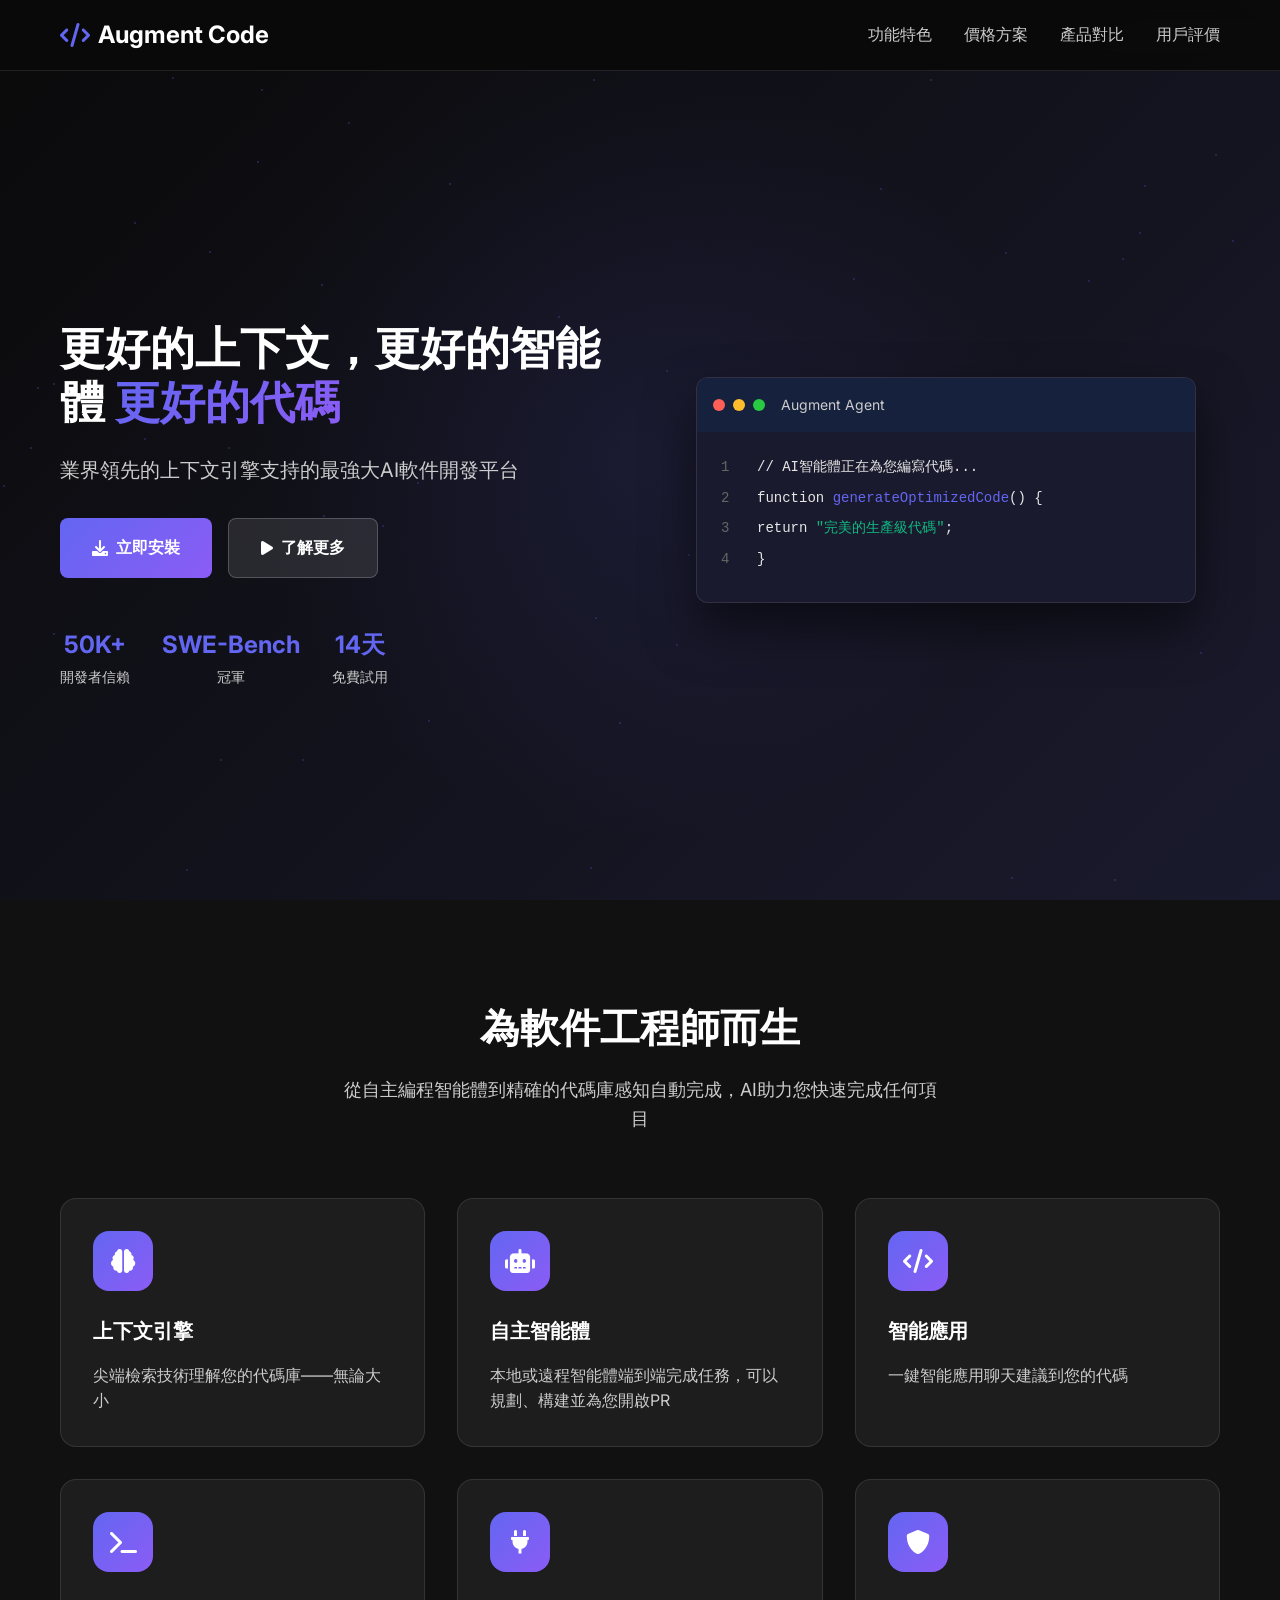
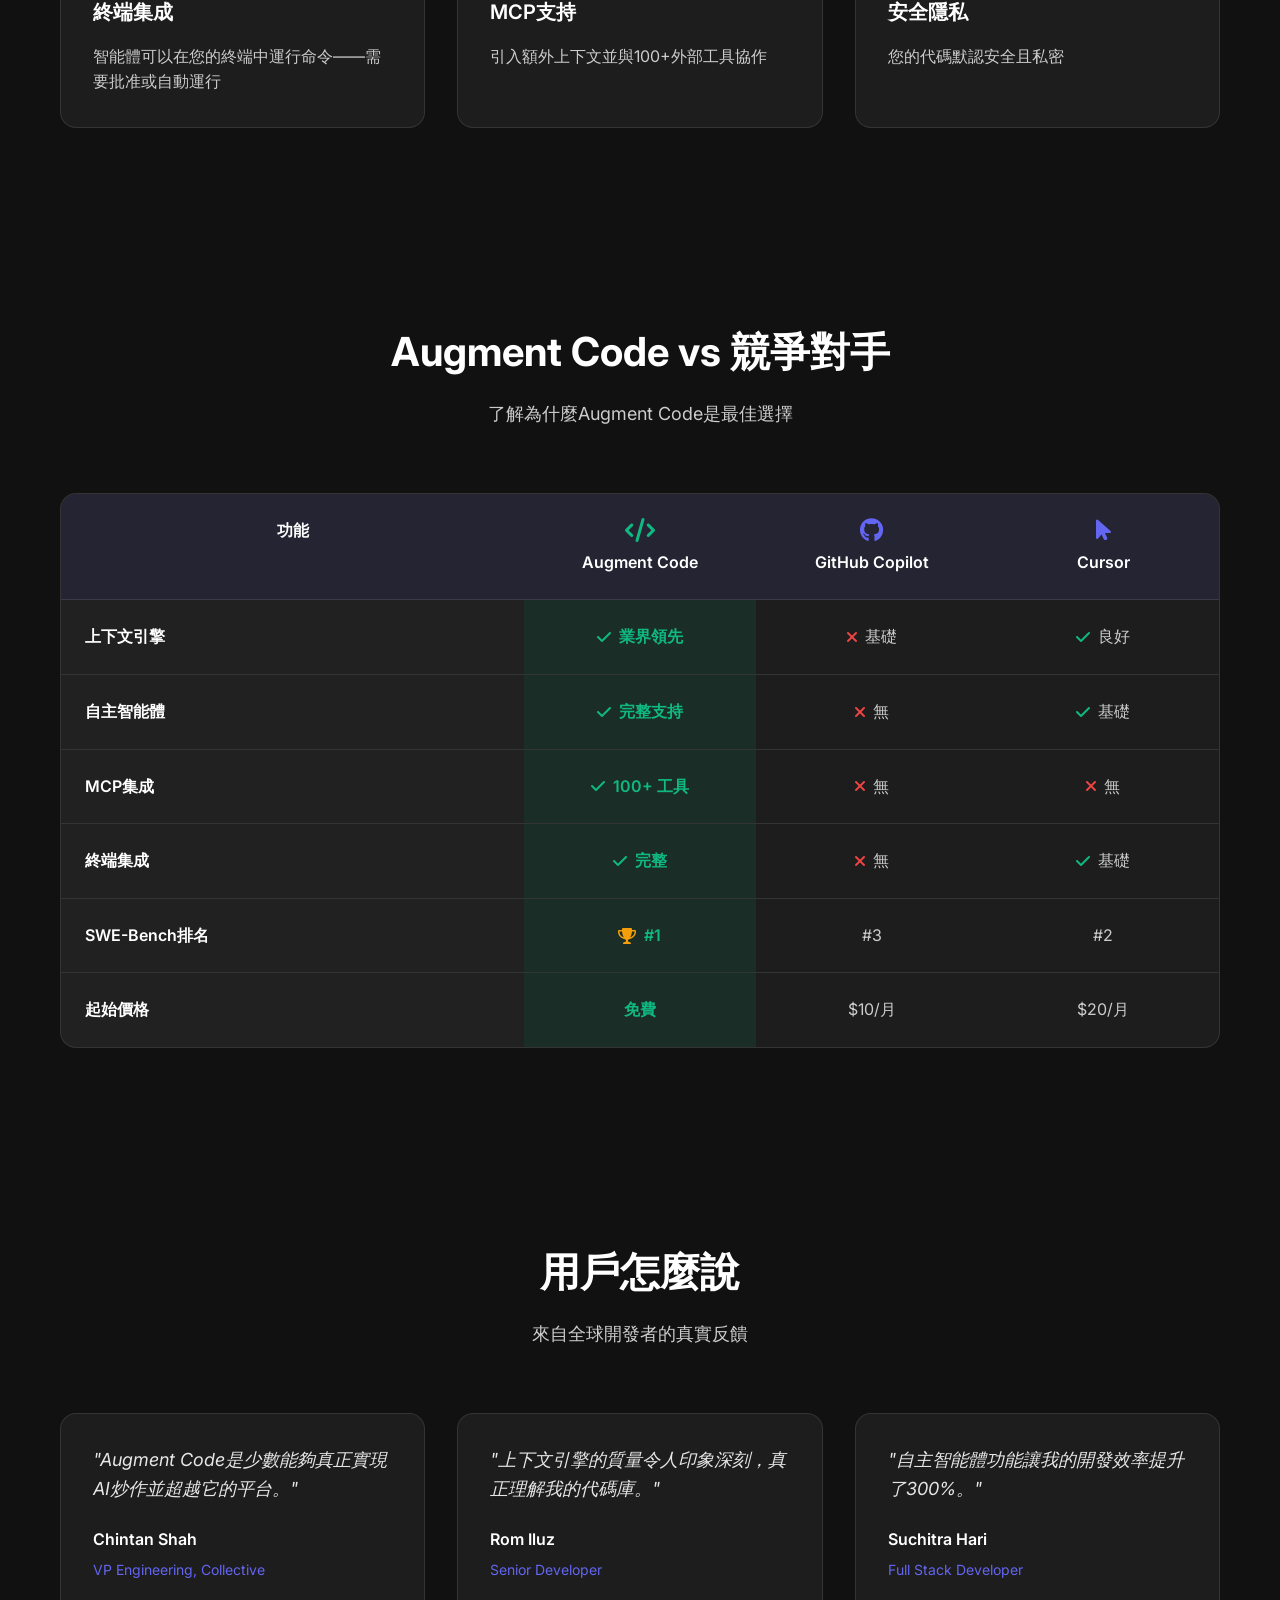
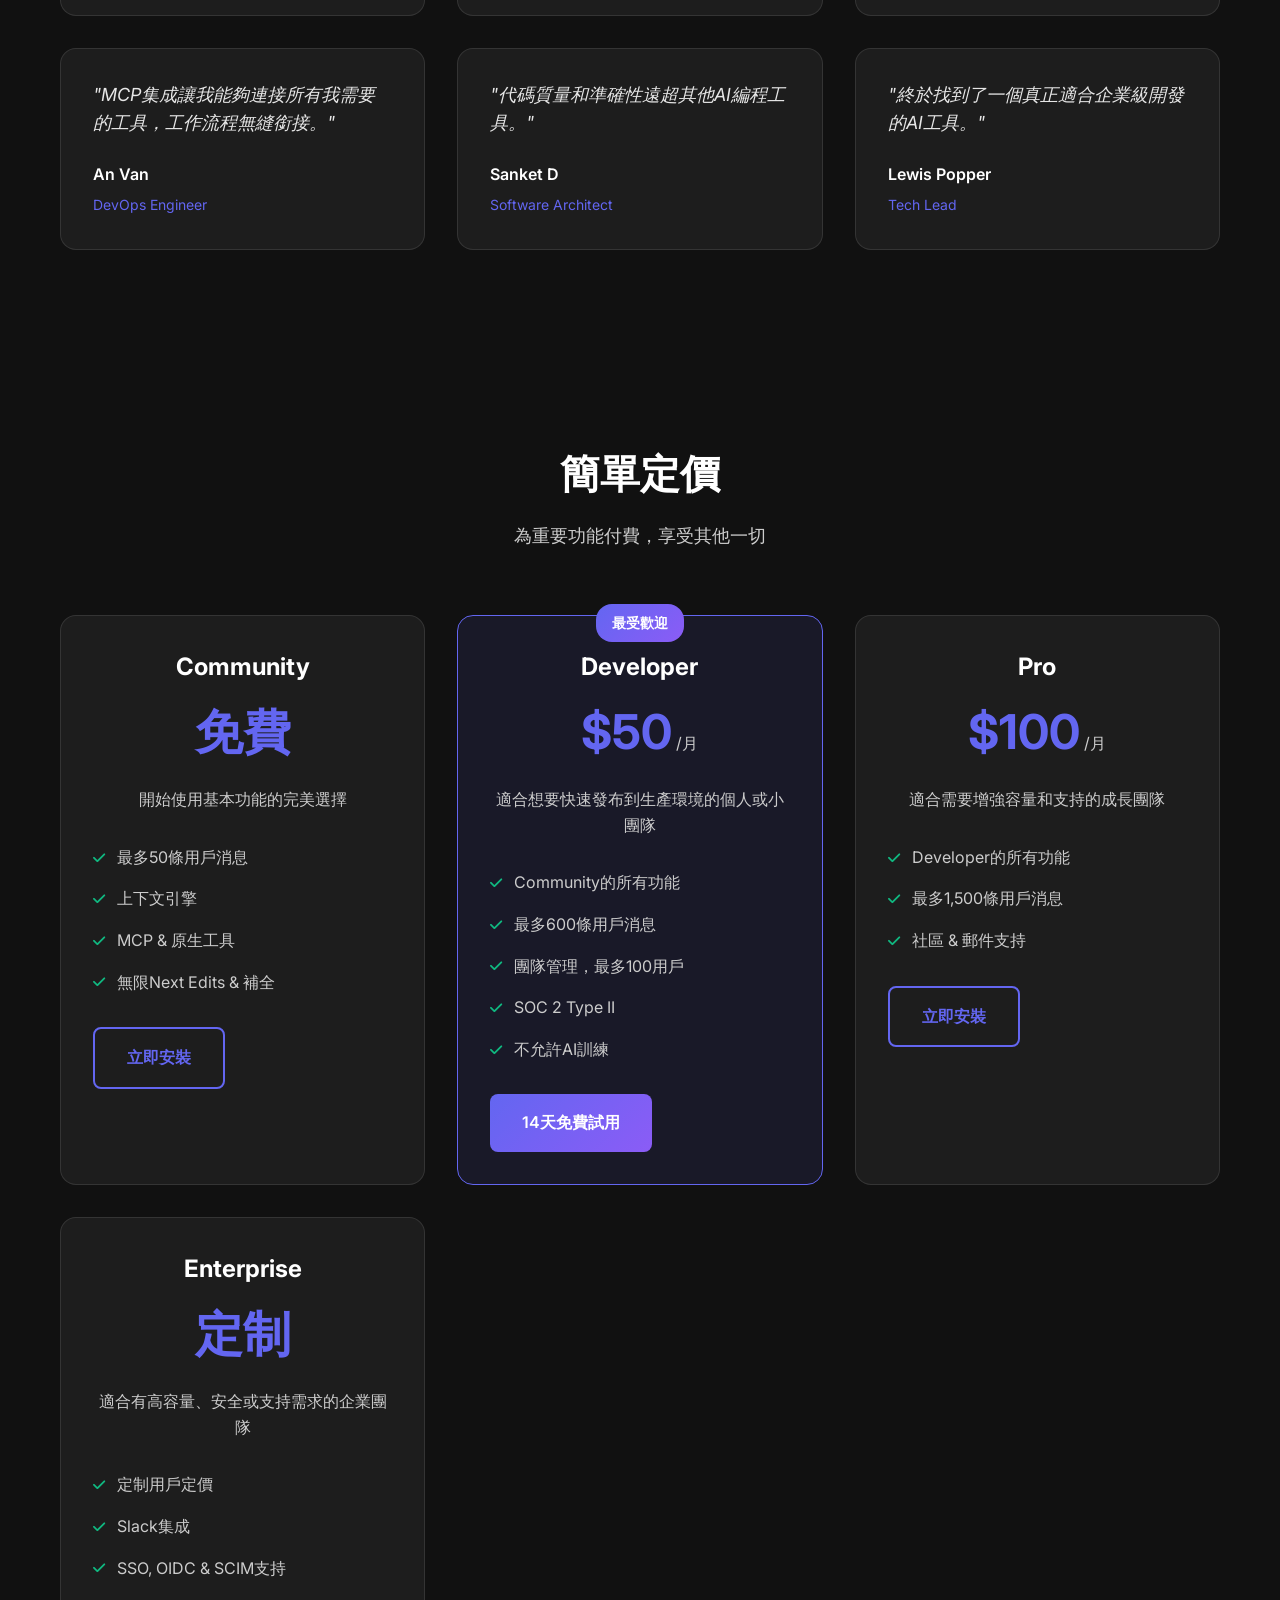
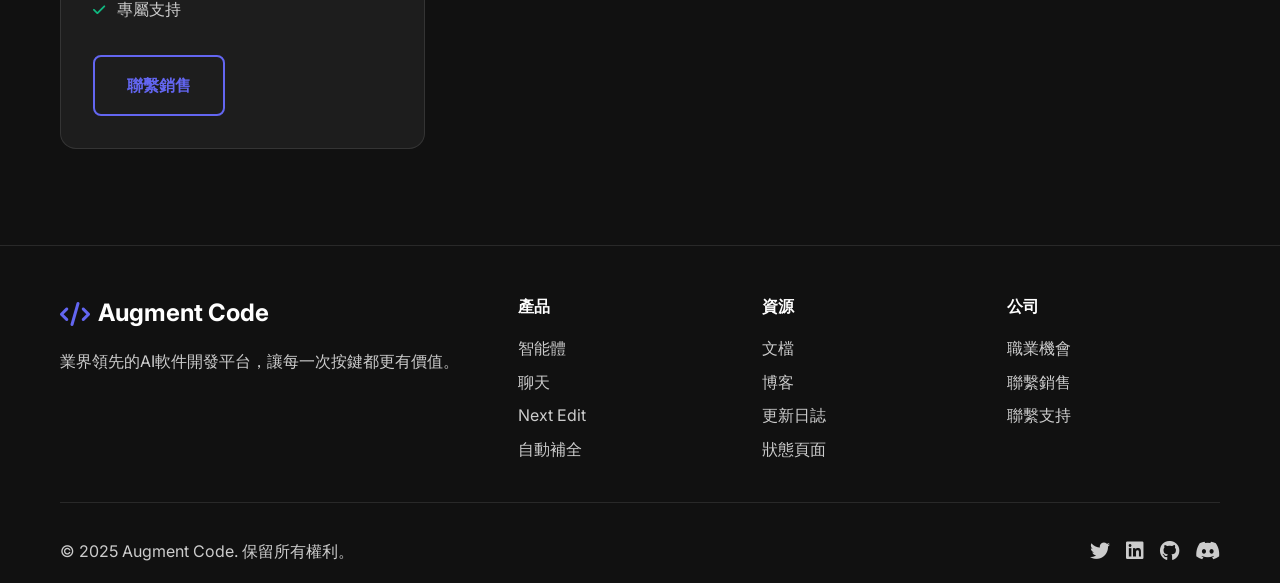
<file: Augment/Augment_comparison/index.html>
<!DOCTYPE html>
<html lang="zh-CN">

<head>
    <meta charset="UTF-8">
    <meta name="viewport" content="width=device-width, initial-scale=1.0">
    <title>Augment Code - 革命性AI編程平台</title>
    <link rel="stylesheet" href="styles.css">
    <link href="https://fonts.googleapis.com/css2?family=Inter:wght@300;400;500;600;700&display=swap" rel="stylesheet">
    <link rel="stylesheet" href="https://cdnjs.cloudflare.com/ajax/libs/font-awesome/6.0.0/css/all.min.css">
</head>

<body>
    <!-- 導航欄 -->
    <nav class="navbar">
        <div class="nav-container">
            <div class="nav-logo">
                <i class="fas fa-code"></i>
                <span>Augment Code</span>
            </div>
            <div class="nav-menu">
                <a href="#features" class="nav-link">功能特色</a>
                <a href="#pricing" class="nav-link">價格方案</a>
                <a href="#comparison" class="nav-link">產品對比</a>
                <a href="#testimonials" class="nav-link">用戶評價</a>
            </div>
        </div>
    </nav>

    <!-- 主標題區域 -->
    <section class="hero">
        <div class="hero-container">
            <div class="hero-content">
                <h1 class="hero-title">
                    更好的上下文，更好的智能體
                    <span class="highlight">更好的代碼</span>
                </h1>
                <p class="hero-subtitle">
                    業界領先的上下文引擎支持的最強大AI軟件開發平台
                </p>
                <div class="hero-buttons">
                    <a href="#" class="btn btn-primary">
                        <i class="fas fa-download"></i>
                        立即安裝
                    </a>
                    <a href="#features" class="btn btn-secondary">
                        <i class="fas fa-play"></i>
                        了解更多
                    </a>
                </div>
                <div class="hero-stats">
                    <div class="stat">
                        <span class="stat-number">50K+</span>
                        <span class="stat-label">開發者信賴</span>
                    </div>
                    <div class="stat">
                        <span class="stat-number">SWE-Bench</span>
                        <span class="stat-label">冠軍</span>
                    </div>
                    <div class="stat">
                        <span class="stat-number">14天</span>
                        <span class="stat-label">免費試用</span>
                    </div>
                </div>
            </div>
            <div class="hero-visual">
                <div class="code-window">
                    <div class="window-header">
                        <div class="window-controls">
                            <span class="control red"></span>
                            <span class="control yellow"></span>
                            <span class="control green"></span>
                        </div>
                        <span class="window-title">Augment Agent</span>
                    </div>
                    <div class="code-content">
                        <div class="code-line">
                            <span class="line-number">1</span>
                            <span class="code-text">// AI智能體正在為您編寫代碼...</span>
                        </div>
                        <div class="code-line">
                            <span class="line-number">2</span>
                            <span class="code-text">function <span class="keyword">generateOptimizedCode</span>()
                                {</span>
                        </div>
                        <div class="code-line">
                            <span class="line-number">3</span>
                            <span class="code-text"> return <span class="string">"完美的生產級代碼"</span>;</span>
                        </div>
                        <div class="code-line">
                            <span class="line-number">4</span>
                            <span class="code-text">}</span>
                        </div>
                    </div>
                </div>
            </div>
        </div>
    </section>

    <!-- 功能特色區域 -->
    <section id="features" class="features">
        <div class="container">
            <div class="section-header">
                <h2 class="section-title">為軟件工程師而生</h2>
                <p class="section-subtitle">從自主編程智能體到精確的代碼庫感知自動完成，AI助力您快速完成任何項目</p>
            </div>

            <div class="features-grid">
                <div class="feature-card">
                    <div class="feature-icon">
                        <i class="fas fa-brain"></i>
                    </div>
                    <h3 class="feature-title">上下文引擎</h3>
                    <p class="feature-description">尖端檢索技術理解您的代碼庫——無論大小</p>
                </div>

                <div class="feature-card">
                    <div class="feature-icon">
                        <i class="fas fa-robot"></i>
                    </div>
                    <h3 class="feature-title">自主智能體</h3>
                    <p class="feature-description">本地或遠程智能體端到端完成任務，可以規劃、構建並為您開啟PR</p>
                </div>

                <div class="feature-card">
                    <div class="feature-icon">
                        <i class="fas fa-code"></i>
                    </div>
                    <h3 class="feature-title">智能應用</h3>
                    <p class="feature-description">一鍵智能應用聊天建議到您的代碼</p>
                </div>

                <div class="feature-card">
                    <div class="feature-icon">
                        <i class="fas fa-terminal"></i>
                    </div>
                    <h3 class="feature-title">終端集成</h3>
                    <p class="feature-description">智能體可以在您的終端中運行命令——需要批准或自動運行</p>
                </div>

                <div class="feature-card">
                    <div class="feature-icon">
                        <i class="fas fa-plug"></i>
                    </div>
                    <h3 class="feature-title">MCP支持</h3>
                    <p class="feature-description">引入額外上下文並與100+外部工具協作</p>
                </div>

                <div class="feature-card">
                    <div class="feature-icon">
                        <i class="fas fa-shield-alt"></i>
                    </div>
                    <h3 class="feature-title">安全隱私</h3>
                    <p class="feature-description">您的代碼默認安全且私密</p>
                </div>
            </div>
        </div>
    </section>

    <!-- 產品對比區域 -->
    <section id="comparison" class="comparison">
        <div class="container">
            <div class="section-header">
                <h2 class="section-title">Augment Code vs 競爭對手</h2>
                <p class="section-subtitle">了解為什麼Augment Code是最佳選擇</p>
            </div>

            <div class="comparison-table">
                <div class="comparison-header">
                    <div class="feature-column">功能</div>
                    <div class="product-column augment">
                        <div class="product-logo">
                            <i class="fas fa-code"></i>
                            <span>Augment Code</span>
                        </div>
                    </div>
                    <div class="product-column">
                        <div class="product-logo">
                            <i class="fab fa-github"></i>
                            <span>GitHub Copilot</span>
                        </div>
                    </div>
                    <div class="product-column">
                        <div class="product-logo">
                            <i class="fas fa-mouse-pointer"></i>
                            <span>Cursor</span>
                        </div>
                    </div>
                </div>

                <div class="comparison-row">
                    <div class="feature-name">上下文引擎</div>
                    <div class="feature-value augment"><i class="fas fa-check"></i> 業界領先</div>
                    <div class="feature-value"><i class="fas fa-times"></i> 基礎</div>
                    <div class="feature-value"><i class="fas fa-check"></i> 良好</div>
                </div>

                <div class="comparison-row">
                    <div class="feature-name">自主智能體</div>
                    <div class="feature-value augment"><i class="fas fa-check"></i> 完整支持</div>
                    <div class="feature-value"><i class="fas fa-times"></i> 無</div>
                    <div class="feature-value"><i class="fas fa-check"></i> 基礎</div>
                </div>

                <div class="comparison-row">
                    <div class="feature-name">MCP集成</div>
                    <div class="feature-value augment"><i class="fas fa-check"></i> 100+ 工具</div>
                    <div class="feature-value"><i class="fas fa-times"></i> 無</div>
                    <div class="feature-value"><i class="fas fa-times"></i> 無</div>
                </div>

                <div class="comparison-row">
                    <div class="feature-name">終端集成</div>
                    <div class="feature-value augment"><i class="fas fa-check"></i> 完整</div>
                    <div class="feature-value"><i class="fas fa-times"></i> 無</div>
                    <div class="feature-value"><i class="fas fa-check"></i> 基礎</div>
                </div>

                <div class="comparison-row">
                    <div class="feature-name">SWE-Bench排名</div>
                    <div class="feature-value augment"><i class="fas fa-trophy"></i> #1</div>
                    <div class="feature-value">#3</div>
                    <div class="feature-value">#2</div>
                </div>

                <div class="comparison-row">
                    <div class="feature-name">起始價格</div>
                    <div class="feature-value augment">免費</div>
                    <div class="feature-value">$10/月</div>
                    <div class="feature-value">$20/月</div>
                </div>
            </div>
        </div>
    </section>

    <!-- 用戶評價區域 -->
    <section id="testimonials" class="testimonials">
        <div class="container">
            <div class="section-header">
                <h2 class="section-title">用戶怎麼說</h2>
                <p class="section-subtitle">來自全球開發者的真實反饋</p>
            </div>

            <div class="testimonials-grid">
                <div class="testimonial-card">
                    <div class="testimonial-content">
                        <p>"Augment Code是少數能夠真正實現AI炒作並超越它的平台。"</p>
                    </div>
                    <div class="testimonial-author">
                        <div class="author-info">
                            <h4>Chintan Shah</h4>
                            <span>VP Engineering, Collective</span>
                        </div>
                    </div>
                </div>

                <div class="testimonial-card">
                    <div class="testimonial-content">
                        <p>"上下文引擎的質量令人印象深刻，真正理解我的代碼庫。"</p>
                    </div>
                    <div class="testimonial-author">
                        <div class="author-info">
                            <h4>Rom Iluz</h4>
                            <span>Senior Developer</span>
                        </div>
                    </div>
                </div>

                <div class="testimonial-card">
                    <div class="testimonial-content">
                        <p>"自主智能體功能讓我的開發效率提升了300%。"</p>
                    </div>
                    <div class="testimonial-author">
                        <div class="author-info">
                            <h4>Suchitra Hari</h4>
                            <span>Full Stack Developer</span>
                        </div>
                    </div>
                </div>

                <div class="testimonial-card">
                    <div class="testimonial-content">
                        <p>"MCP集成讓我能夠連接所有我需要的工具，工作流程無縫銜接。"</p>
                    </div>
                    <div class="testimonial-author">
                        <div class="author-info">
                            <h4>An Van</h4>
                            <span>DevOps Engineer</span>
                        </div>
                    </div>
                </div>

                <div class="testimonial-card">
                    <div class="testimonial-content">
                        <p>"代碼質量和準確性遠超其他AI編程工具。"</p>
                    </div>
                    <div class="testimonial-author">
                        <div class="author-info">
                            <h4>Sanket D</h4>
                            <span>Software Architect</span>
                        </div>
                    </div>
                </div>

                <div class="testimonial-card">
                    <div class="testimonial-content">
                        <p>"終於找到了一個真正適合企業級開發的AI工具。"</p>
                    </div>
                    <div class="testimonial-author">
                        <div class="author-info">
                            <h4>Lewis Popper</h4>
                            <span>Tech Lead</span>
                        </div>
                    </div>
                </div>
            </div>
        </div>
    </section>

    <!-- 價格方案區域 -->
    <section id="pricing" class="pricing">
        <div class="container">
            <div class="section-header">
                <h2 class="section-title">簡單定價</h2>
                <p class="section-subtitle">為重要功能付費，享受其他一切</p>
            </div>

            <div class="pricing-grid">
                <div class="pricing-card">
                    <div class="pricing-header">
                        <h3 class="plan-name">Community</h3>
                        <div class="plan-price">
                            <span class="price">免費</span>
                        </div>
                        <p class="plan-description">開始使用基本功能的完美選擇</p>
                    </div>
                    <div class="pricing-features">
                        <div class="feature-item">
                            <i class="fas fa-check"></i>
                            <span>最多50條用戶消息</span>
                        </div>
                        <div class="feature-item">
                            <i class="fas fa-check"></i>
                            <span>上下文引擎</span>
                        </div>
                        <div class="feature-item">
                            <i class="fas fa-check"></i>
                            <span>MCP & 原生工具</span>
                        </div>
                        <div class="feature-item">
                            <i class="fas fa-check"></i>
                            <span>無限Next Edits & 補全</span>
                        </div>
                    </div>
                    <a href="#" class="btn btn-outline">立即安裝</a>
                </div>

                <div class="pricing-card featured">
                    <div class="popular-badge">最受歡迎</div>
                    <div class="pricing-header">
                        <h3 class="plan-name">Developer</h3>
                        <div class="plan-price">
                            <span class="price">$50</span>
                            <span class="period">/月</span>
                        </div>
                        <p class="plan-description">適合想要快速發布到生產環境的個人或小團隊</p>
                    </div>
                    <div class="pricing-features">
                        <div class="feature-item">
                            <i class="fas fa-check"></i>
                            <span>Community的所有功能</span>
                        </div>
                        <div class="feature-item">
                            <i class="fas fa-check"></i>
                            <span>最多600條用戶消息</span>
                        </div>
                        <div class="feature-item">
                            <i class="fas fa-check"></i>
                            <span>團隊管理，最多100用戶</span>
                        </div>
                        <div class="feature-item">
                            <i class="fas fa-check"></i>
                            <span>SOC 2 Type II</span>
                        </div>
                        <div class="feature-item">
                            <i class="fas fa-check"></i>
                            <span>不允許AI訓練</span>
                        </div>
                    </div>
                    <a href="#" class="btn btn-primary">14天免費試用</a>
                </div>

                <div class="pricing-card">
                    <div class="pricing-header">
                        <h3 class="plan-name">Pro</h3>
                        <div class="plan-price">
                            <span class="price">$100</span>
                            <span class="period">/月</span>
                        </div>
                        <p class="plan-description">適合需要增強容量和支持的成長團隊</p>
                    </div>
                    <div class="pricing-features">
                        <div class="feature-item">
                            <i class="fas fa-check"></i>
                            <span>Developer的所有功能</span>
                        </div>
                        <div class="feature-item">
                            <i class="fas fa-check"></i>
                            <span>最多1,500條用戶消息</span>
                        </div>
                        <div class="feature-item">
                            <i class="fas fa-check"></i>
                            <span>社區 & 郵件支持</span>
                        </div>
                    </div>
                    <a href="#" class="btn btn-outline">立即安裝</a>
                </div>

                <div class="pricing-card">
                    <div class="pricing-header">
                        <h3 class="plan-name">Enterprise</h3>
                        <div class="plan-price">
                            <span class="price">定制</span>
                        </div>
                        <p class="plan-description">適合有高容量、安全或支持需求的企業團隊</p>
                    </div>
                    <div class="pricing-features">
                        <div class="feature-item">
                            <i class="fas fa-check"></i>
                            <span>定制用戶定價</span>
                        </div>
                        <div class="feature-item">
                            <i class="fas fa-check"></i>
                            <span>Slack集成</span>
                        </div>
                        <div class="feature-item">
                            <i class="fas fa-check"></i>
                            <span>SSO, OIDC & SCIM支持</span>
                        </div>
                        <div class="feature-item">
                            <i class="fas fa-check"></i>
                            <span>專屬支持</span>
                        </div>
                    </div>
                    <a href="#" class="btn btn-outline">聯繫銷售</a>
                </div>
            </div>
        </div>
    </section>

    <!-- 頁腳 -->
    <footer class="footer">
        <div class="container">
            <div class="footer-content">
                <div class="footer-section">
                    <div class="footer-logo">
                        <i class="fas fa-code"></i>
                        <span>Augment Code</span>
                    </div>
                    <p class="footer-description">
                        業界領先的AI軟件開發平台，讓每一次按鍵都更有價值。
                    </p>
                </div>

                <div class="footer-section">
                    <h4 class="footer-title">產品</h4>
                    <ul class="footer-links">
                        <li><a href="#">智能體</a></li>
                        <li><a href="#">聊天</a></li>
                        <li><a href="#">Next Edit</a></li>
                        <li><a href="#">自動補全</a></li>
                    </ul>
                </div>

                <div class="footer-section">
                    <h4 class="footer-title">資源</h4>
                    <ul class="footer-links">
                        <li><a href="#">文檔</a></li>
                        <li><a href="#">博客</a></li>
                        <li><a href="#">更新日誌</a></li>
                        <li><a href="#">狀態頁面</a></li>
                    </ul>
                </div>

                <div class="footer-section">
                    <h4 class="footer-title">公司</h4>
                    <ul class="footer-links">
                        <li><a href="#">職業機會</a></li>
                        <li><a href="#">聯繫銷售</a></li>
                        <li><a href="#">聯繫支持</a></li>
                    </ul>
                </div>
            </div>

            <div class="footer-bottom">
                <p>&copy; 2025 Augment Code. 保留所有權利。</p>
                <div class="social-links">
                    <a href="#"><i class="fab fa-twitter"></i></a>
                    <a href="#"><i class="fab fa-linkedin"></i></a>
                    <a href="#"><i class="fab fa-github"></i></a>
                    <a href="#"><i class="fab fa-discord"></i></a>
                </div>
            </div>
        </div>
    </footer>

    <script src="script.js"></script>
</body>

</html>
</file>
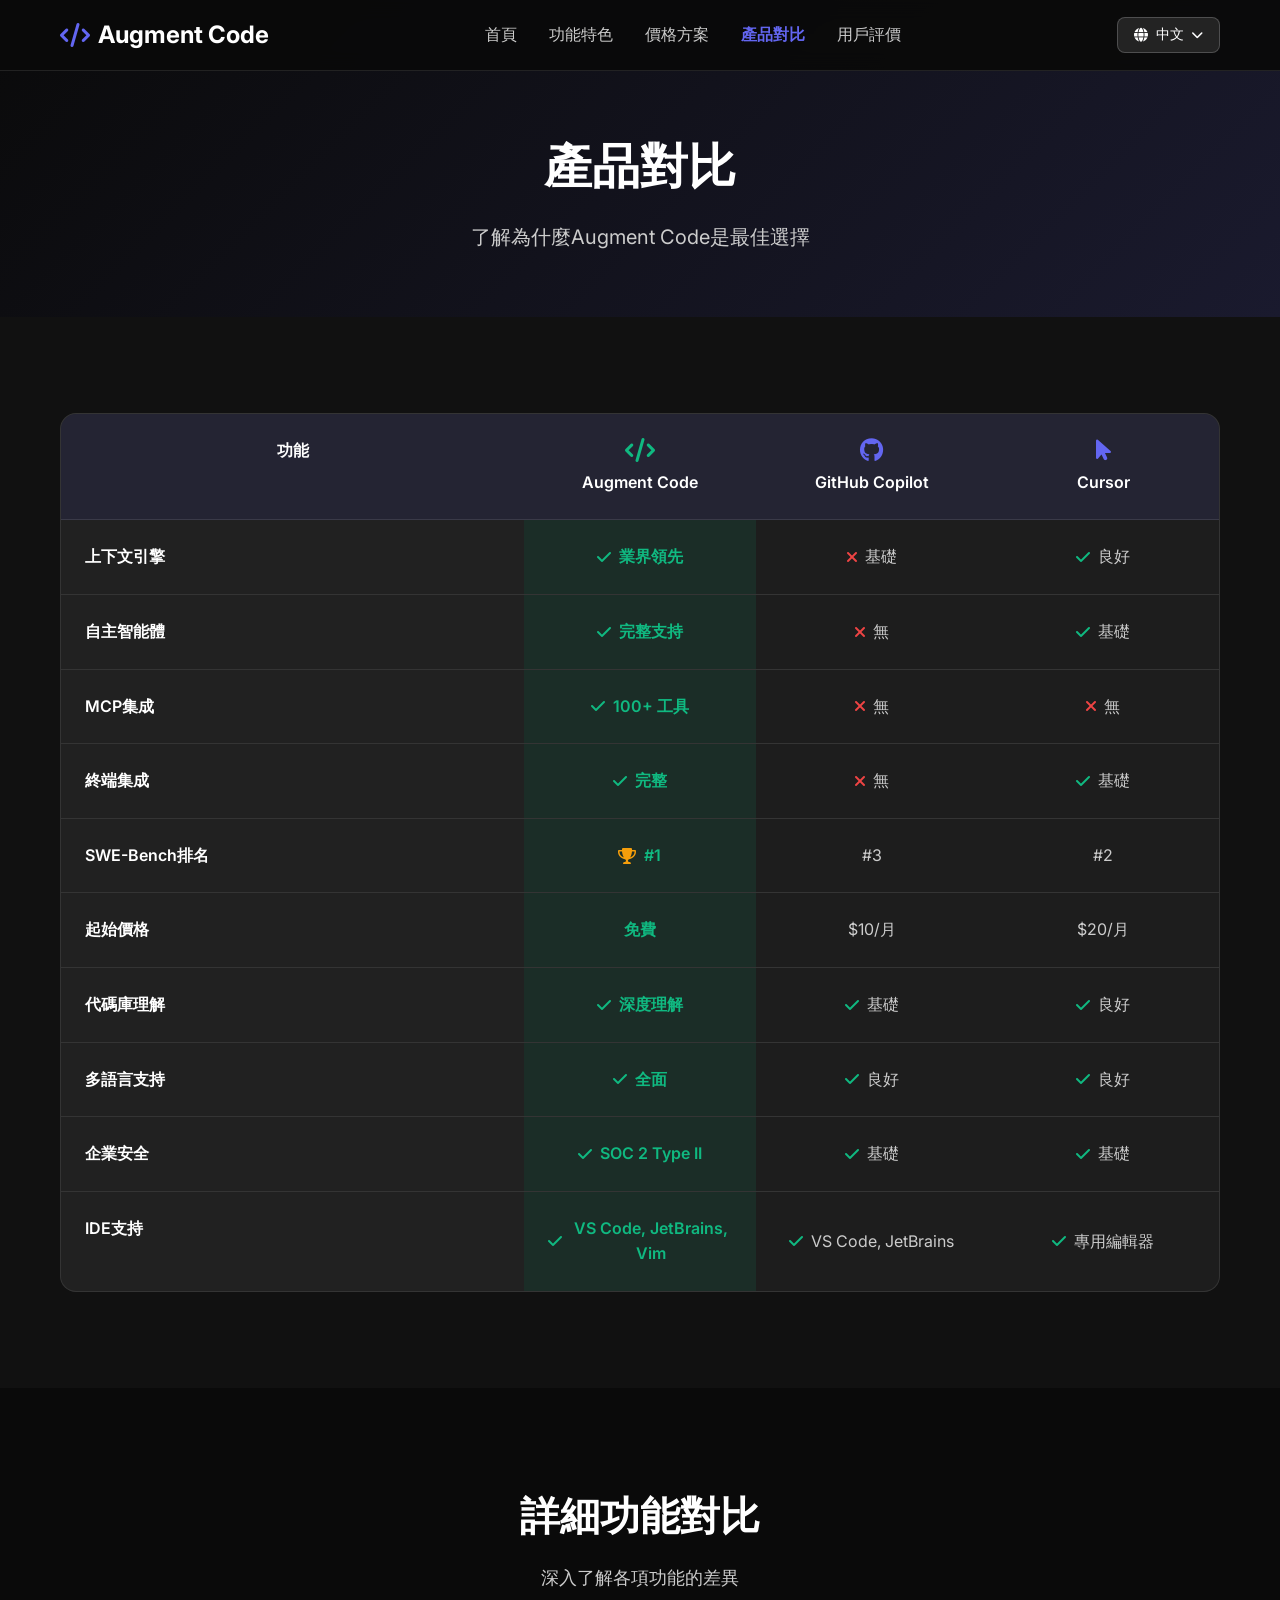
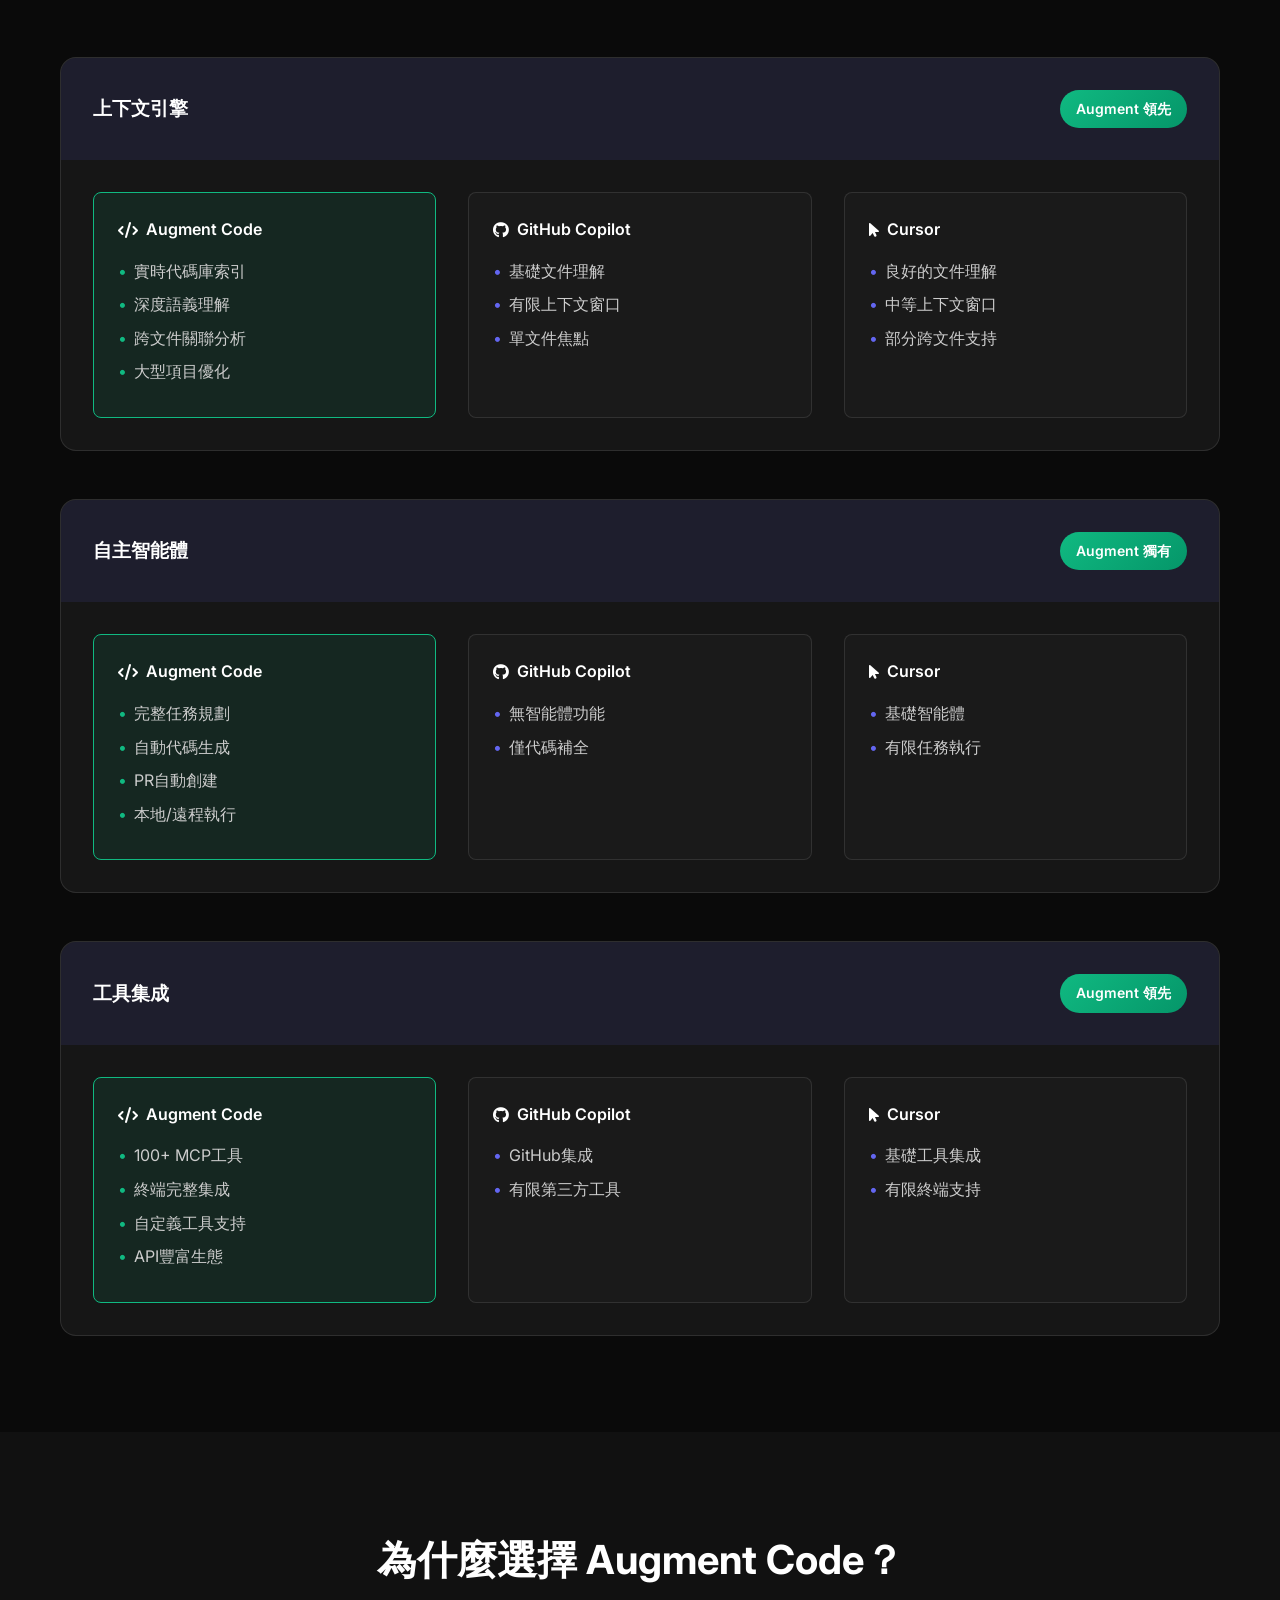
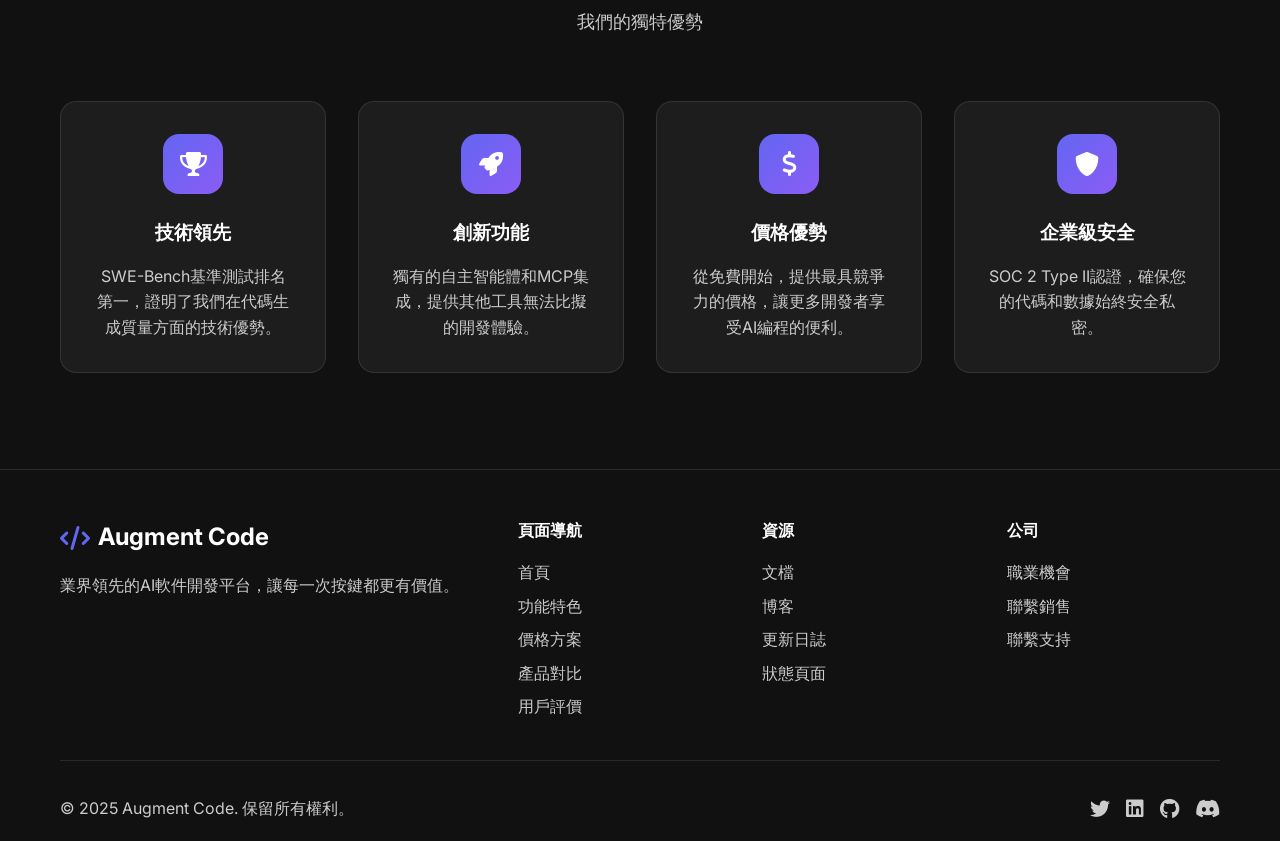
<file: Augment/Augment_comparison/comparison.html>
<!DOCTYPE html>
<html lang="zh-CN">

<head>
    <meta charset="UTF-8">
    <meta name="viewport" content="width=device-width, initial-scale=1.0">
    <title>產品對比 - Augment Code</title>
    <link rel="stylesheet" href="styles.css">
    <link href="https://fonts.googleapis.com/css2?family=Inter:wght@300;400;500;600;700&display=swap" rel="stylesheet">
    <link rel="stylesheet" href="https://cdnjs.cloudflare.com/ajax/libs/font-awesome/6.0.0/css/all.min.css">
</head>

<body>
    <!-- 導航欄 -->
    <nav class="navbar">
        <div class="nav-container">
            <div class="nav-logo">
                <i class="fas fa-code"></i>
                <span>Augment Code</span>
            </div>
            <div class="nav-menu">
                <a href="home.html" class="nav-link" data-i18n="nav.home">首頁</a>
                <a href="features.html" class="nav-link" data-i18n="nav.features">功能特色</a>
                <a href="pricing.html" class="nav-link" data-i18n="nav.pricing">價格方案</a>
                <a href="comparison.html" class="nav-link active" data-i18n="nav.comparison">產品對比</a>
                <a href="testimonials.html" class="nav-link" data-i18n="nav.testimonials">用戶評價</a>
            </div>
            <div class="language-selector">
                <div class="language-dropdown">
                    <button class="language-btn" id="languageBtn">
                        <i class="fas fa-globe"></i>
                        <span id="currentLang">中文</span>
                        <i class="fas fa-chevron-down"></i>
                    </button>
                    <div class="language-options" id="languageOptions">
                        <div class="language-option" data-lang="zh" data-flag="🇨🇳">
                            <span class="flag">🇨🇳</span>
                            <span>中文</span>
                        </div>
                        <div class="language-option" data-lang="en" data-flag="🇺🇸">
                            <span class="flag">🇺🇸</span>
                            <span>English</span>
                        </div>
                        <div class="language-option" data-lang="ja" data-flag="🇯🇵">
                            <span class="flag">🇯🇵</span>
                            <span>日本語</span>
                        </div>
                        <div class="language-option" data-lang="ko" data-flag="🇰🇷">
                            <span class="flag">🇰🇷</span>
                            <span>한국어</span>
                        </div>
                        <div class="language-option" data-lang="es" data-flag="🇪🇸">
                            <span class="flag">🇪🇸</span>
                            <span>Español</span>
                        </div>
                    </div>
                </div>
            </div>
        </div>
    </nav>

    <!-- 頁面標題 -->
    <section class="page-header">
        <div class="container">
            <h1 class="page-title" data-i18n="nav.comparison">產品對比</h1>
            <p class="page-subtitle" data-i18n="sections.comparison_subtitle">了解為什麼Augment Code是最佳選擇</p>
        </div>
    </section>

    <!-- 產品對比區域 -->
    <section class="comparison">
        <div class="container">
            <div class="comparison-table">
                <div class="comparison-header">
                    <div class="feature-column">功能</div>
                    <div class="product-column augment">
                        <div class="product-logo">
                            <i class="fas fa-code"></i>
                            <span>Augment Code</span>
                        </div>
                    </div>
                    <div class="product-column">
                        <div class="product-logo">
                            <i class="fab fa-github"></i>
                            <span>GitHub Copilot</span>
                        </div>
                    </div>
                    <div class="product-column">
                        <div class="product-logo">
                            <i class="fas fa-mouse-pointer"></i>
                            <span>Cursor</span>
                        </div>
                    </div>
                </div>

                <div class="comparison-row">
                    <div class="feature-name">上下文引擎</div>
                    <div class="feature-value augment"><i class="fas fa-check"></i> 業界領先</div>
                    <div class="feature-value"><i class="fas fa-times"></i> 基礎</div>
                    <div class="feature-value"><i class="fas fa-check"></i> 良好</div>
                </div>

                <div class="comparison-row">
                    <div class="feature-name">自主智能體</div>
                    <div class="feature-value augment"><i class="fas fa-check"></i> 完整支持</div>
                    <div class="feature-value"><i class="fas fa-times"></i> 無</div>
                    <div class="feature-value"><i class="fas fa-check"></i> 基礎</div>
                </div>

                <div class="comparison-row">
                    <div class="feature-name">MCP集成</div>
                    <div class="feature-value augment"><i class="fas fa-check"></i> 100+ 工具</div>
                    <div class="feature-value"><i class="fas fa-times"></i> 無</div>
                    <div class="feature-value"><i class="fas fa-times"></i> 無</div>
                </div>

                <div class="comparison-row">
                    <div class="feature-name">終端集成</div>
                    <div class="feature-value augment"><i class="fas fa-check"></i> 完整</div>
                    <div class="feature-value"><i class="fas fa-times"></i> 無</div>
                    <div class="feature-value"><i class="fas fa-check"></i> 基礎</div>
                </div>

                <div class="comparison-row">
                    <div class="feature-name">SWE-Bench排名</div>
                    <div class="feature-value augment"><i class="fas fa-trophy"></i> #1</div>
                    <div class="feature-value">#3</div>
                    <div class="feature-value">#2</div>
                </div>

                <div class="comparison-row">
                    <div class="feature-name">起始價格</div>
                    <div class="feature-value augment">免費</div>
                    <div class="feature-value">$10/月</div>
                    <div class="feature-value">$20/月</div>
                </div>

                <div class="comparison-row">
                    <div class="feature-name">代碼庫理解</div>
                    <div class="feature-value augment"><i class="fas fa-check"></i> 深度理解</div>
                    <div class="feature-value"><i class="fas fa-check"></i> 基礎</div>
                    <div class="feature-value"><i class="fas fa-check"></i> 良好</div>
                </div>

                <div class="comparison-row">
                    <div class="feature-name">多語言支持</div>
                    <div class="feature-value augment"><i class="fas fa-check"></i> 全面</div>
                    <div class="feature-value"><i class="fas fa-check"></i> 良好</div>
                    <div class="feature-value"><i class="fas fa-check"></i> 良好</div>
                </div>

                <div class="comparison-row">
                    <div class="feature-name">企業安全</div>
                    <div class="feature-value augment"><i class="fas fa-check"></i> SOC 2 Type II</div>
                    <div class="feature-value"><i class="fas fa-check"></i> 基礎</div>
                    <div class="feature-value"><i class="fas fa-check"></i> 基礎</div>
                </div>

                <div class="comparison-row">
                    <div class="feature-name">IDE支持</div>
                    <div class="feature-value augment"><i class="fas fa-check"></i> VS Code, JetBrains, Vim</div>
                    <div class="feature-value"><i class="fas fa-check"></i> VS Code, JetBrains</div>
                    <div class="feature-value"><i class="fas fa-check"></i> 專用編輯器</div>
                </div>
            </div>
        </div>
    </section>

    <!-- 詳細對比區域 -->
    <section class="detailed-comparison">
        <div class="container">
            <div class="section-header">
                <h2 class="section-title">詳細功能對比</h2>
                <p class="section-subtitle">深入了解各項功能的差異</p>
            </div>

            <div class="comparison-cards">
                <div class="comparison-card">
                    <div class="card-header">
                        <h3>上下文引擎</h3>
                        <div class="winner-badge">Augment 領先</div>
                    </div>
                    <div class="card-content">
                        <div class="product-comparison">
                            <div class="product-item winner">
                                <h4><i class="fas fa-code"></i> Augment Code</h4>
                                <ul>
                                    <li>實時代碼庫索引</li>
                                    <li>深度語義理解</li>
                                    <li>跨文件關聯分析</li>
                                    <li>大型項目優化</li>
                                </ul>
                            </div>
                            <div class="product-item">
                                <h4><i class="fab fa-github"></i> GitHub Copilot</h4>
                                <ul>
                                    <li>基礎文件理解</li>
                                    <li>有限上下文窗口</li>
                                    <li>單文件焦點</li>
                                </ul>
                            </div>
                            <div class="product-item">
                                <h4><i class="fas fa-mouse-pointer"></i> Cursor</h4>
                                <ul>
                                    <li>良好的文件理解</li>
                                    <li>中等上下文窗口</li>
                                    <li>部分跨文件支持</li>
                                </ul>
                            </div>
                        </div>
                    </div>
                </div>

                <div class="comparison-card">
                    <div class="card-header">
                        <h3>自主智能體</h3>
                        <div class="winner-badge">Augment 獨有</div>
                    </div>
                    <div class="card-content">
                        <div class="product-comparison">
                            <div class="product-item winner">
                                <h4><i class="fas fa-code"></i> Augment Code</h4>
                                <ul>
                                    <li>完整任務規劃</li>
                                    <li>自動代碼生成</li>
                                    <li>PR自動創建</li>
                                    <li>本地/遠程執行</li>
                                </ul>
                            </div>
                            <div class="product-item">
                                <h4><i class="fab fa-github"></i> GitHub Copilot</h4>
                                <ul>
                                    <li>無智能體功能</li>
                                    <li>僅代碼補全</li>
                                </ul>
                            </div>
                            <div class="product-item">
                                <h4><i class="fas fa-mouse-pointer"></i> Cursor</h4>
                                <ul>
                                    <li>基礎智能體</li>
                                    <li>有限任務執行</li>
                                </ul>
                            </div>
                        </div>
                    </div>
                </div>

                <div class="comparison-card">
                    <div class="card-header">
                        <h3>工具集成</h3>
                        <div class="winner-badge">Augment 領先</div>
                    </div>
                    <div class="card-content">
                        <div class="product-comparison">
                            <div class="product-item winner">
                                <h4><i class="fas fa-code"></i> Augment Code</h4>
                                <ul>
                                    <li>100+ MCP工具</li>
                                    <li>終端完整集成</li>
                                    <li>自定義工具支持</li>
                                    <li>API豐富生態</li>
                                </ul>
                            </div>
                            <div class="product-item">
                                <h4><i class="fab fa-github"></i> GitHub Copilot</h4>
                                <ul>
                                    <li>GitHub集成</li>
                                    <li>有限第三方工具</li>
                                </ul>
                            </div>
                            <div class="product-item">
                                <h4><i class="fas fa-mouse-pointer"></i> Cursor</h4>
                                <ul>
                                    <li>基礎工具集成</li>
                                    <li>有限終端支持</li>
                                </ul>
                            </div>
                        </div>
                    </div>
                </div>
            </div>
        </div>
    </section>

    <!-- 為什麼選擇Augment -->
    <section class="why-augment">
        <div class="container">
            <div class="section-header">
                <h2 class="section-title">為什麼選擇 Augment Code？</h2>
                <p class="section-subtitle">我們的獨特優勢</p>
            </div>

            <div class="advantages-grid">
                <div class="advantage-card">
                    <div class="advantage-icon">
                        <i class="fas fa-trophy"></i>
                    </div>
                    <h3>技術領先</h3>
                    <p>SWE-Bench基準測試排名第一，證明了我們在代碼生成質量方面的技術優勢。</p>
                </div>

                <div class="advantage-card">
                    <div class="advantage-icon">
                        <i class="fas fa-rocket"></i>
                    </div>
                    <h3>創新功能</h3>
                    <p>獨有的自主智能體和MCP集成，提供其他工具無法比擬的開發體驗。</p>
                </div>

                <div class="advantage-card">
                    <div class="advantage-icon">
                        <i class="fas fa-dollar-sign"></i>
                    </div>
                    <h3>價格優勢</h3>
                    <p>從免費開始，提供最具競爭力的價格，讓更多開發者享受AI編程的便利。</p>
                </div>

                <div class="advantage-card">
                    <div class="advantage-icon">
                        <i class="fas fa-shield-alt"></i>
                    </div>
                    <h3>企業級安全</h3>
                    <p>SOC 2 Type II認證，確保您的代碼和數據始終安全私密。</p>
                </div>
            </div>
        </div>
    </section>

    <!-- 頁腳 -->
    <footer class="footer">
        <div class="container">
            <div class="footer-content">
                <div class="footer-section">
                    <div class="footer-logo">
                        <i class="fas fa-code"></i>
                        <span>Augment Code</span>
                    </div>
                    <p class="footer-description">
                        業界領先的AI軟件開發平台，讓每一次按鍵都更有價值。
                    </p>
                </div>

                <div class="footer-section">
                    <h4 class="footer-title">頁面導航</h4>
                    <ul class="footer-links">
                        <li><a href="home.html">首頁</a></li>
                        <li><a href="features.html">功能特色</a></li>
                        <li><a href="pricing.html">價格方案</a></li>
                        <li><a href="comparison.html">產品對比</a></li>
                        <li><a href="testimonials.html">用戶評價</a></li>
                    </ul>
                </div>

                <div class="footer-section">
                    <h4 class="footer-title">資源</h4>
                    <ul class="footer-links">
                        <li><a href="#">文檔</a></li>
                        <li><a href="#">博客</a></li>
                        <li><a href="#">更新日誌</a></li>
                        <li><a href="#">狀態頁面</a></li>
                    </ul>
                </div>

                <div class="footer-section">
                    <h4 class="footer-title">公司</h4>
                    <ul class="footer-links">
                        <li><a href="#">職業機會</a></li>
                        <li><a href="#">聯繫銷售</a></li>
                        <li><a href="#">聯繫支持</a></li>
                    </ul>
                </div>
            </div>

            <div class="footer-bottom">
                <p>&copy; 2025 Augment Code. 保留所有權利。</p>
                <div class="social-links">
                    <a href="#"><i class="fab fa-twitter"></i></a>
                    <a href="#"><i class="fab fa-linkedin"></i></a>
                    <a href="#"><i class="fab fa-github"></i></a>
                    <a href="#"><i class="fab fa-discord"></i></a>
                </div>
            </div>
        </div>
    </footer>

    <script src="i18n.js"></script>
    <script src="script.js"></script>
</body>

</html>
</file>
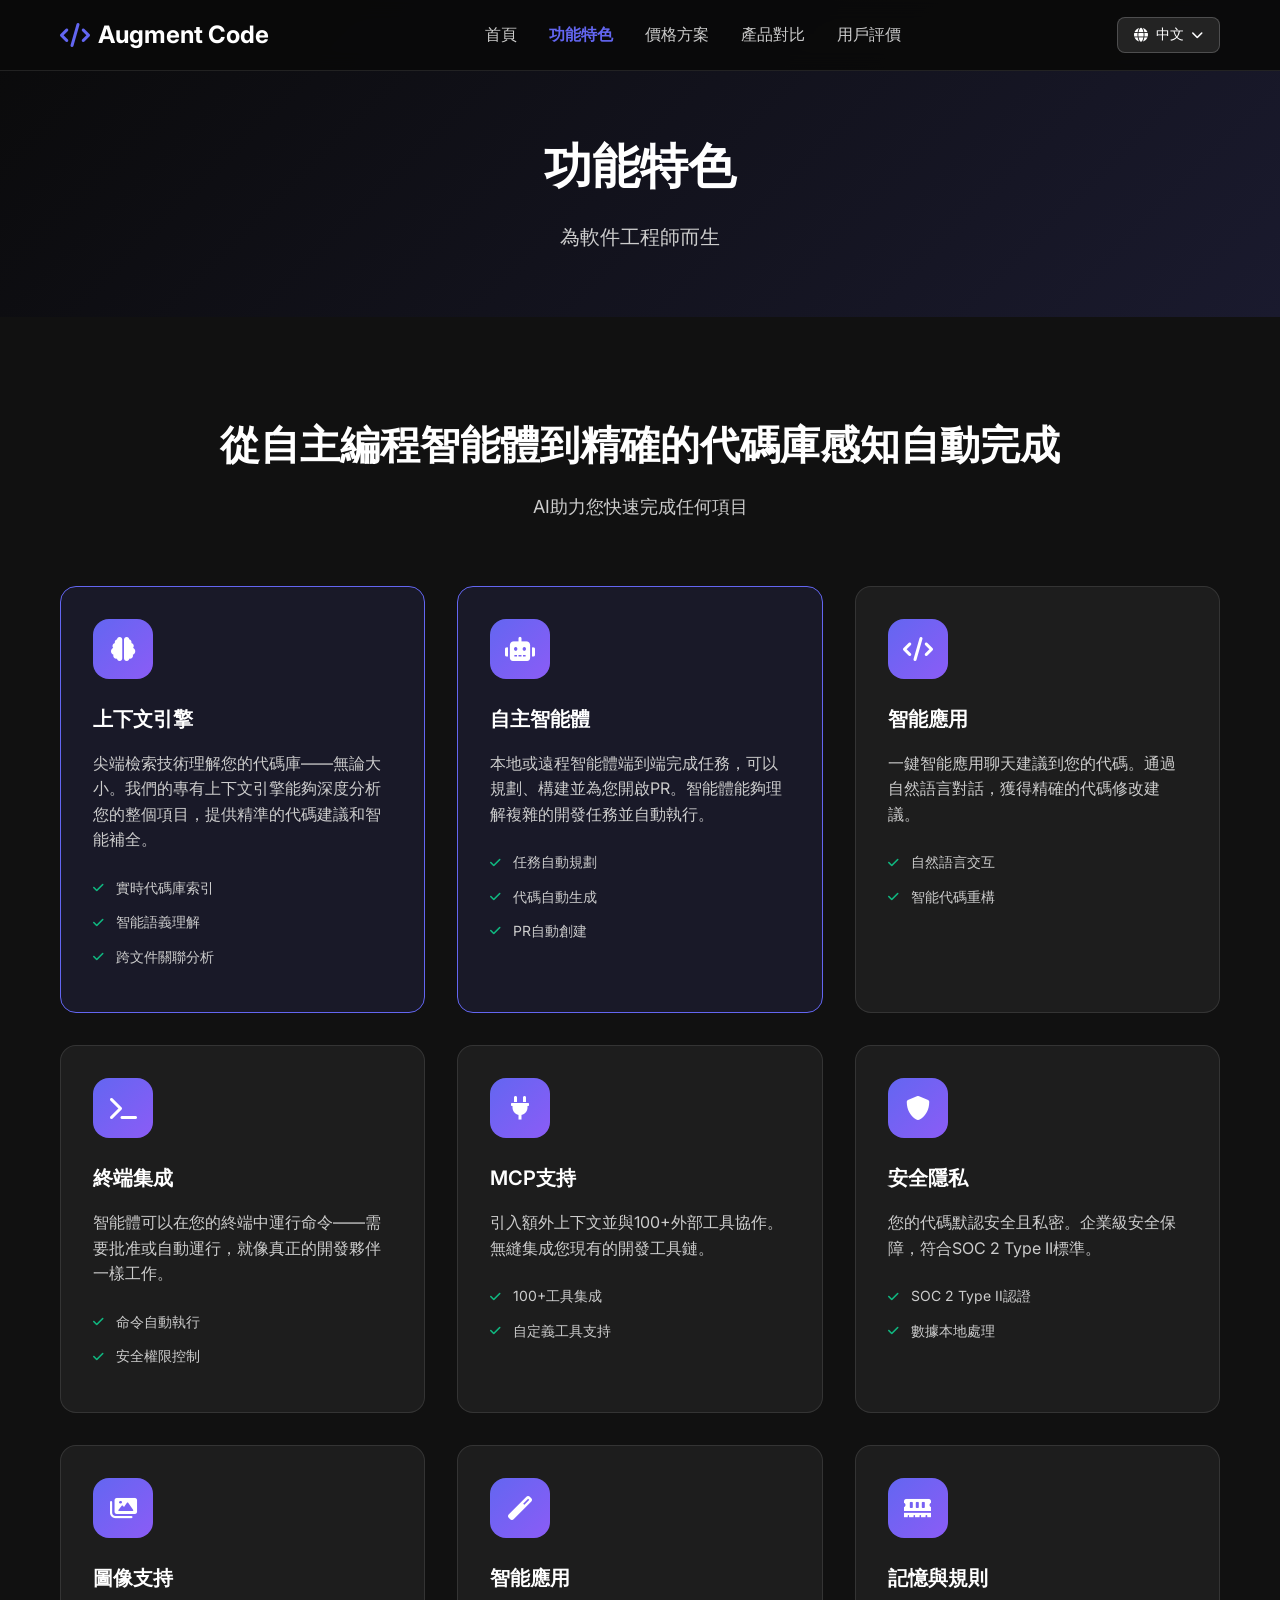
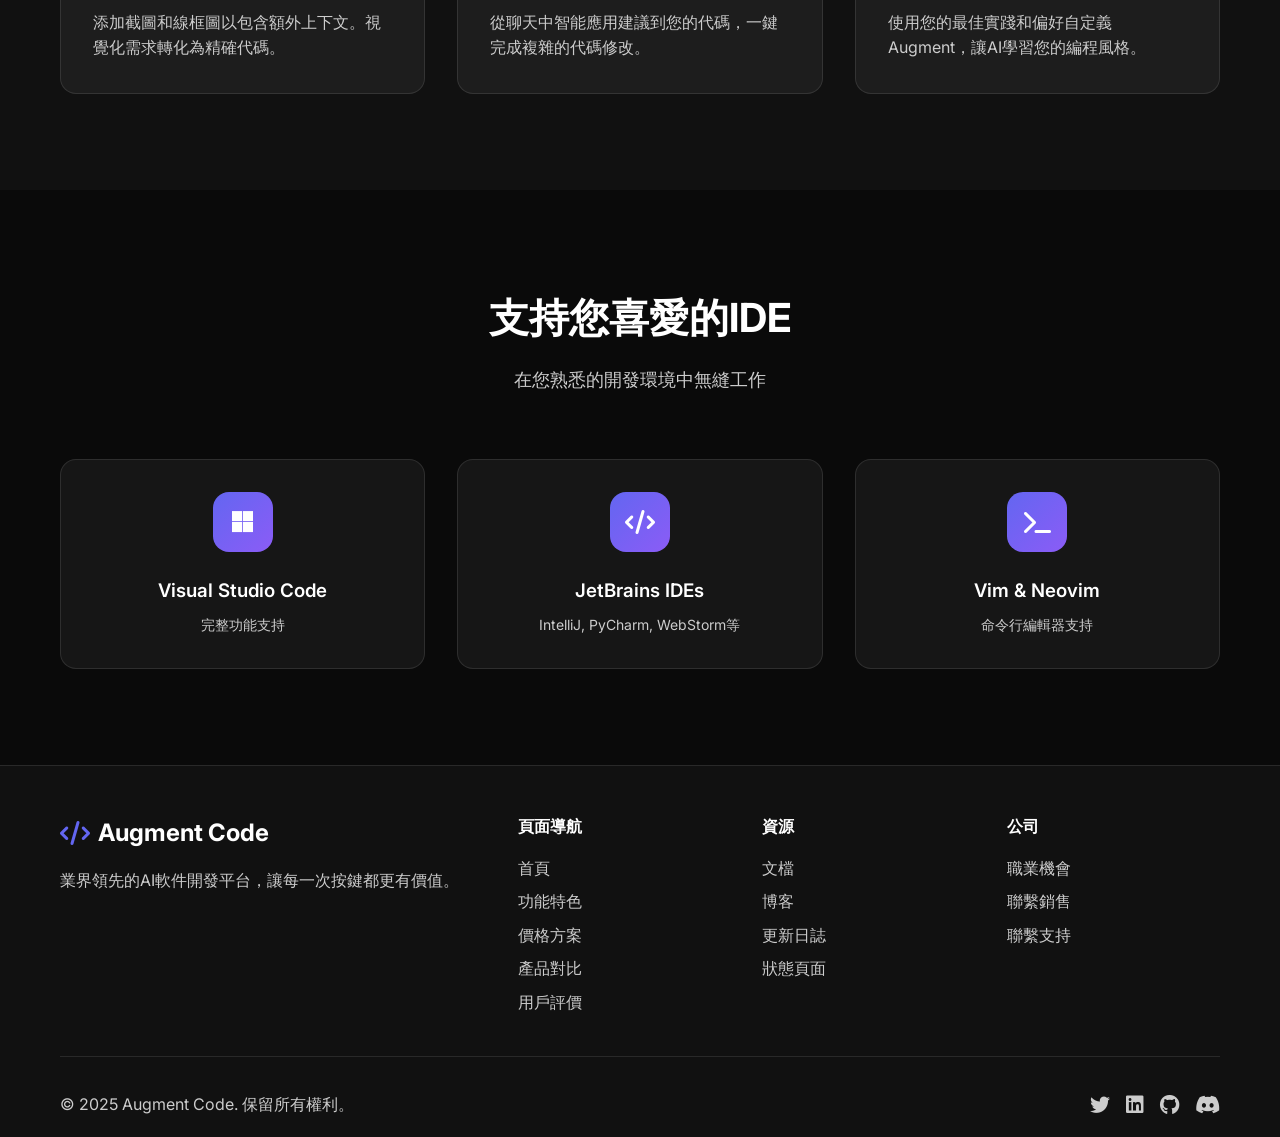
<file: Augment/Augment_comparison/features.html>
<!DOCTYPE html>
<html lang="zh-CN">

<head>
    <meta charset="UTF-8">
    <meta name="viewport" content="width=device-width, initial-scale=1.0">
    <title>功能特色 - Augment Code</title>
    <link rel="stylesheet" href="styles.css">
    <link href="https://fonts.googleapis.com/css2?family=Inter:wght@300;400;500;600;700&display=swap" rel="stylesheet">
    <link rel="stylesheet" href="https://cdnjs.cloudflare.com/ajax/libs/font-awesome/6.0.0/css/all.min.css">
</head>

<body>
    <!-- 導航欄 -->
    <nav class="navbar">
        <div class="nav-container">
            <div class="nav-logo">
                <i class="fas fa-code"></i>
                <span>Augment Code</span>
            </div>
            <div class="nav-menu">
                <a href="home.html" class="nav-link" data-i18n="nav.home">首頁</a>
                <a href="features.html" class="nav-link active" data-i18n="nav.features">功能特色</a>
                <a href="pricing.html" class="nav-link" data-i18n="nav.pricing">價格方案</a>
                <a href="comparison.html" class="nav-link" data-i18n="nav.comparison">產品對比</a>
                <a href="testimonials.html" class="nav-link" data-i18n="nav.testimonials">用戶評價</a>
            </div>
            <div class="language-selector">
                <div class="language-dropdown">
                    <button class="language-btn" id="languageBtn">
                        <i class="fas fa-globe"></i>
                        <span id="currentLang">中文</span>
                        <i class="fas fa-chevron-down"></i>
                    </button>
                    <div class="language-options" id="languageOptions">
                        <div class="language-option" data-lang="zh" data-flag="🇨🇳">
                            <span class="flag">🇨🇳</span>
                            <span>中文</span>
                        </div>
                        <div class="language-option" data-lang="en" data-flag="🇺🇸">
                            <span class="flag">🇺🇸</span>
                            <span>English</span>
                        </div>
                        <div class="language-option" data-lang="ja" data-flag="🇯🇵">
                            <span class="flag">🇯🇵</span>
                            <span>日本語</span>
                        </div>
                        <div class="language-option" data-lang="ko" data-flag="🇰🇷">
                            <span class="flag">🇰🇷</span>
                            <span>한국어</span>
                        </div>
                        <div class="language-option" data-lang="es" data-flag="🇪🇸">
                            <span class="flag">🇪🇸</span>
                            <span>Español</span>
                        </div>
                    </div>
                </div>
            </div>
        </div>
    </nav>

    <!-- 頁面標題 -->
    <section class="page-header">
        <div class="container">
            <h1 class="page-title" data-i18n="nav.features">功能特色</h1>
            <p class="page-subtitle" data-i18n="sections.features_title">為軟件工程師而生的強大功能</p>
        </div>
    </section>

    <!-- 功能特色區域 -->
    <section class="features">
        <div class="container">
            <div class="section-header">
                <h2 class="section-title">從自主編程智能體到精確的代碼庫感知自動完成</h2>
                <p class="section-subtitle">AI助力您快速完成任何項目</p>
            </div>

            <div class="features-grid">
                <div class="feature-card featured">
                    <div class="feature-icon">
                        <i class="fas fa-brain"></i>
                    </div>
                    <h3 class="feature-title">上下文引擎</h3>
                    <p class="feature-description">尖端檢索技術理解您的代碼庫——無論大小。我們的專有上下文引擎能夠深度分析您的整個項目，提供精準的代碼建議和智能補全。</p>
                    <div class="feature-benefits">
                        <div class="benefit-item">
                            <i class="fas fa-check"></i>
                            <span>實時代碼庫索引</span>
                        </div>
                        <div class="benefit-item">
                            <i class="fas fa-check"></i>
                            <span>智能語義理解</span>
                        </div>
                        <div class="benefit-item">
                            <i class="fas fa-check"></i>
                            <span>跨文件關聯分析</span>
                        </div>
                    </div>
                </div>

                <div class="feature-card featured">
                    <div class="feature-icon">
                        <i class="fas fa-robot"></i>
                    </div>
                    <h3 class="feature-title">自主智能體</h3>
                    <p class="feature-description">本地或遠程智能體端到端完成任務，可以規劃、構建並為您開啟PR。智能體能夠理解複雜的開發任務並自動執行。</p>
                    <div class="feature-benefits">
                        <div class="benefit-item">
                            <i class="fas fa-check"></i>
                            <span>任務自動規劃</span>
                        </div>
                        <div class="benefit-item">
                            <i class="fas fa-check"></i>
                            <span>代碼自動生成</span>
                        </div>
                        <div class="benefit-item">
                            <i class="fas fa-check"></i>
                            <span>PR自動創建</span>
                        </div>
                    </div>
                </div>

                <div class="feature-card">
                    <div class="feature-icon">
                        <i class="fas fa-code"></i>
                    </div>
                    <h3 class="feature-title">智能應用</h3>
                    <p class="feature-description">一鍵智能應用聊天建議到您的代碼。通過自然語言對話，獲得精確的代碼修改建議。</p>
                    <div class="feature-benefits">
                        <div class="benefit-item">
                            <i class="fas fa-check"></i>
                            <span>自然語言交互</span>
                        </div>
                        <div class="benefit-item">
                            <i class="fas fa-check"></i>
                            <span>智能代碼重構</span>
                        </div>
                    </div>
                </div>

                <div class="feature-card">
                    <div class="feature-icon">
                        <i class="fas fa-terminal"></i>
                    </div>
                    <h3 class="feature-title">終端集成</h3>
                    <p class="feature-description">智能體可以在您的終端中運行命令——需要批准或自動運行，就像真正的開發夥伴一樣工作。</p>
                    <div class="feature-benefits">
                        <div class="benefit-item">
                            <i class="fas fa-check"></i>
                            <span>命令自動執行</span>
                        </div>
                        <div class="benefit-item">
                            <i class="fas fa-check"></i>
                            <span>安全權限控制</span>
                        </div>
                    </div>
                </div>

                <div class="feature-card">
                    <div class="feature-icon">
                        <i class="fas fa-plug"></i>
                    </div>
                    <h3 class="feature-title">MCP支持</h3>
                    <p class="feature-description">引入額外上下文並與100+外部工具協作。無縫集成您現有的開發工具鏈。</p>
                    <div class="feature-benefits">
                        <div class="benefit-item">
                            <i class="fas fa-check"></i>
                            <span>100+工具集成</span>
                        </div>
                        <div class="benefit-item">
                            <i class="fas fa-check"></i>
                            <span>自定義工具支持</span>
                        </div>
                    </div>
                </div>

                <div class="feature-card">
                    <div class="feature-icon">
                        <i class="fas fa-shield-alt"></i>
                    </div>
                    <h3 class="feature-title">安全隱私</h3>
                    <p class="feature-description">您的代碼默認安全且私密。企業級安全保障，符合SOC 2 Type II標準。</p>
                    <div class="feature-benefits">
                        <div class="benefit-item">
                            <i class="fas fa-check"></i>
                            <span>SOC 2 Type II認證</span>
                        </div>
                        <div class="benefit-item">
                            <i class="fas fa-check"></i>
                            <span>數據本地處理</span>
                        </div>
                    </div>
                </div>

                <div class="feature-card">
                    <div class="feature-icon">
                        <i class="fas fa-images"></i>
                    </div>
                    <h3 class="feature-title">圖像支持</h3>
                    <p class="feature-description">添加截圖和線框圖以包含額外上下文。視覺化需求轉化為精確代碼。</p>
                </div>

                <div class="feature-card">
                    <div class="feature-icon">
                        <i class="fas fa-magic"></i>
                    </div>
                    <h3 class="feature-title">智能應用</h3>
                    <p class="feature-description">從聊天中智能應用建議到您的代碼，一鍵完成複雜的代碼修改。</p>
                </div>

                <div class="feature-card">
                    <div class="feature-icon">
                        <i class="fas fa-memory"></i>
                    </div>
                    <h3 class="feature-title">記憶與規則</h3>
                    <p class="feature-description">使用您的最佳實踐和偏好自定義Augment，讓AI學習您的編程風格。</p>
                </div>
            </div>
        </div>
    </section>

    <!-- IDE支持區域 -->
    <section class="ide-support">
        <div class="container">
            <div class="section-header">
                <h2 class="section-title">支持您喜愛的IDE</h2>
                <p class="section-subtitle">在您熟悉的開發環境中無縫工作</p>
            </div>

            <div class="ide-grid">
                <div class="ide-card">
                    <div class="ide-icon">
                        <i class="fab fa-microsoft"></i>
                    </div>
                    <h3>Visual Studio Code</h3>
                    <p>完整功能支持</p>
                </div>

                <div class="ide-card">
                    <div class="ide-icon">
                        <i class="fas fa-code"></i>
                    </div>
                    <h3>JetBrains IDEs</h3>
                    <p>IntelliJ, PyCharm, WebStorm等</p>
                </div>

                <div class="ide-card">
                    <div class="ide-icon">
                        <i class="fas fa-terminal"></i>
                    </div>
                    <h3>Vim & Neovim</h3>
                    <p>命令行編輯器支持</p>
                </div>
            </div>
        </div>
    </section>

    <!-- 頁腳 -->
    <footer class="footer">
        <div class="container">
            <div class="footer-content">
                <div class="footer-section">
                    <div class="footer-logo">
                        <i class="fas fa-code"></i>
                        <span>Augment Code</span>
                    </div>
                    <p class="footer-description">
                        業界領先的AI軟件開發平台，讓每一次按鍵都更有價值。
                    </p>
                </div>

                <div class="footer-section">
                    <h4 class="footer-title">頁面導航</h4>
                    <ul class="footer-links">
                        <li><a href="home.html">首頁</a></li>
                        <li><a href="features.html">功能特色</a></li>
                        <li><a href="pricing.html">價格方案</a></li>
                        <li><a href="comparison.html">產品對比</a></li>
                        <li><a href="testimonials.html">用戶評價</a></li>
                    </ul>
                </div>

                <div class="footer-section">
                    <h4 class="footer-title">資源</h4>
                    <ul class="footer-links">
                        <li><a href="#">文檔</a></li>
                        <li><a href="#">博客</a></li>
                        <li><a href="#">更新日誌</a></li>
                        <li><a href="#">狀態頁面</a></li>
                    </ul>
                </div>

                <div class="footer-section">
                    <h4 class="footer-title">公司</h4>
                    <ul class="footer-links">
                        <li><a href="#">職業機會</a></li>
                        <li><a href="#">聯繫銷售</a></li>
                        <li><a href="#">聯繫支持</a></li>
                    </ul>
                </div>
            </div>

            <div class="footer-bottom">
                <p>&copy; 2025 Augment Code. 保留所有權利。</p>
                <div class="social-links">
                    <a href="#"><i class="fab fa-twitter"></i></a>
                    <a href="#"><i class="fab fa-linkedin"></i></a>
                    <a href="#"><i class="fab fa-github"></i></a>
                    <a href="#"><i class="fab fa-discord"></i></a>
                </div>
            </div>
        </div>
    </footer>

    <script src="i18n.js"></script>
    <script src="script.js"></script>
</body>

</html>
</file>
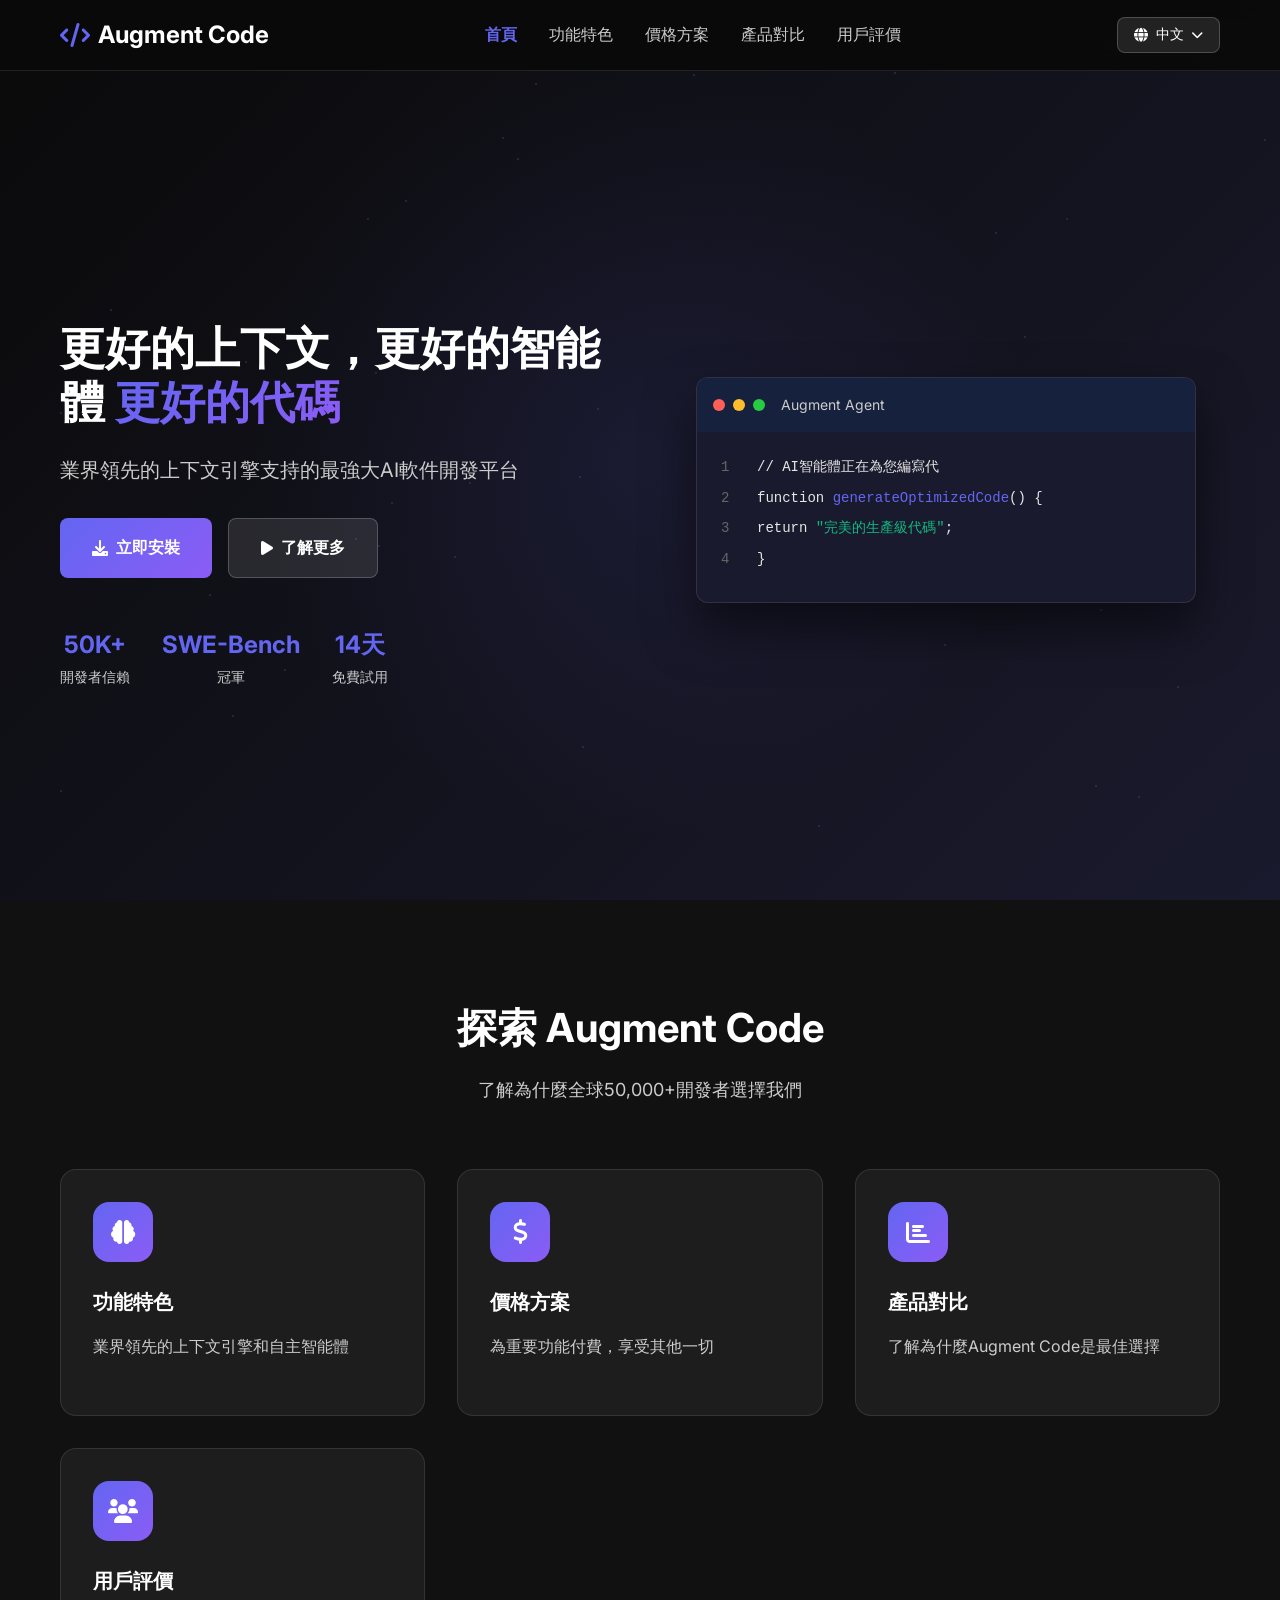
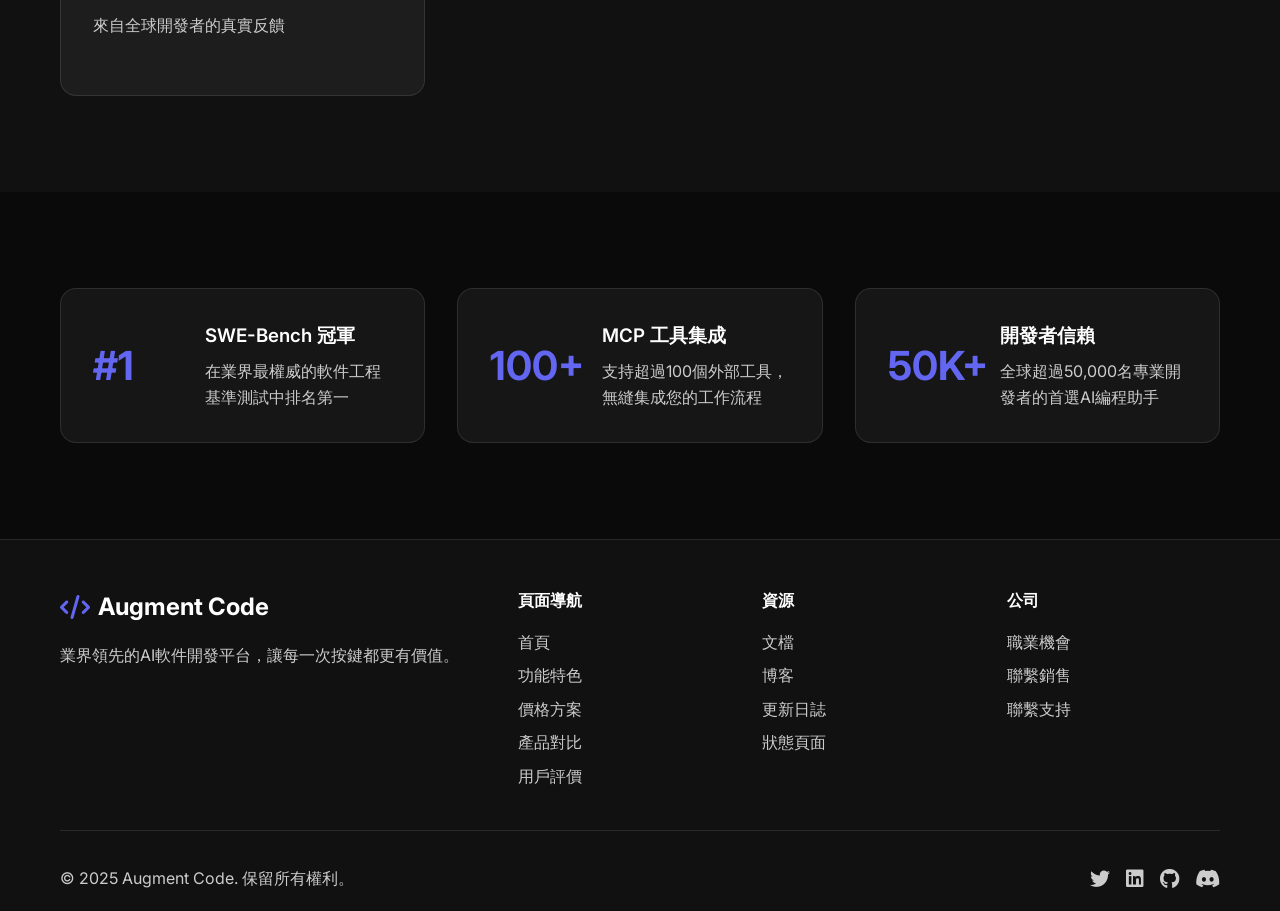
<file: Augment/Augment_comparison/home.html>
<!DOCTYPE html>
<html lang="zh-CN">

<head>
    <meta charset="UTF-8">
    <meta name="viewport" content="width=device-width, initial-scale=1.0">
    <title>Augment Code - 革命性AI編程平台</title>
    <link rel="stylesheet" href="styles.css">
    <link href="https://fonts.googleapis.com/css2?family=Inter:wght@300;400;500;600;700&display=swap" rel="stylesheet">
    <link rel="stylesheet" href="https://cdnjs.cloudflare.com/ajax/libs/font-awesome/6.0.0/css/all.min.css">
</head>

<body>
    <!-- 導航欄 -->
    <nav class="navbar">
        <div class="nav-container">
            <div class="nav-logo">
                <i class="fas fa-code"></i>
                <span>Augment Code</span>
            </div>
            <div class="nav-menu">
                <a href="home.html" class="nav-link active" data-i18n="nav.home">首頁</a>
                <a href="features.html" class="nav-link" data-i18n="nav.features">功能特色</a>
                <a href="pricing.html" class="nav-link" data-i18n="nav.pricing">價格方案</a>
                <a href="comparison.html" class="nav-link" data-i18n="nav.comparison">產品對比</a>
                <a href="testimonials.html" class="nav-link" data-i18n="nav.testimonials">用戶評價</a>
            </div>
            <div class="language-selector">
                <div class="language-dropdown">
                    <button class="language-btn" id="languageBtn">
                        <i class="fas fa-globe"></i>
                        <span id="currentLang">中文</span>
                        <i class="fas fa-chevron-down"></i>
                    </button>
                    <div class="language-options" id="languageOptions">
                        <div class="language-option" data-lang="zh" data-flag="🇨🇳">
                            <span class="flag">🇨🇳</span>
                            <span>中文</span>
                        </div>
                        <div class="language-option" data-lang="en" data-flag="🇺🇸">
                            <span class="flag">🇺🇸</span>
                            <span>English</span>
                        </div>
                        <div class="language-option" data-lang="ja" data-flag="🇯🇵">
                            <span class="flag">🇯🇵</span>
                            <span>日本語</span>
                        </div>
                        <div class="language-option" data-lang="ko" data-flag="🇰🇷">
                            <span class="flag">🇰🇷</span>
                            <span>한국어</span>
                        </div>
                        <div class="language-option" data-lang="es" data-flag="🇪🇸">
                            <span class="flag">🇪🇸</span>
                            <span>Español</span>
                        </div>
                    </div>
                </div>
            </div>
        </div>
    </nav>

    <!-- 主標題區域 -->
    <section class="hero">
        <div class="hero-container">
            <div class="hero-content">
                <h1 class="hero-title">
                    <span data-i18n="hero.title1">更好的上下文，更好的智能體</span>
                    <span class="highlight" data-i18n="hero.title2">更好的代碼</span>
                </h1>
                <p class="hero-subtitle" data-i18n="hero.subtitle">
                    業界領先的上下文引擎支持的最強大AI軟件開發平台
                </p>
                <div class="hero-buttons">
                    <a href="#" class="btn btn-primary">
                        <i class="fas fa-download"></i>
                        <span data-i18n="buttons.install">立即安裝</span>
                    </a>
                    <a href="features.html" class="btn btn-secondary">
                        <i class="fas fa-play"></i>
                        <span data-i18n="buttons.learn_more">了解更多</span>
                    </a>
                </div>
                <div class="hero-stats">
                    <div class="stat">
                        <span class="stat-number">50K+</span>
                        <span class="stat-label" data-i18n="stats.developers">開發者信賴</span>
                    </div>
                    <div class="stat">
                        <span class="stat-number">SWE-Bench</span>
                        <span class="stat-label" data-i18n="stats.champion">冠軍</span>
                    </div>
                    <div class="stat">
                        <span class="stat-number">14天</span>
                        <span class="stat-label" data-i18n="stats.trial">免費試用</span>
                    </div>
                </div>
            </div>
            <div class="hero-visual">
                <div class="code-window">
                    <div class="window-header">
                        <div class="window-controls">
                            <span class="control red"></span>
                            <span class="control yellow"></span>
                            <span class="control green"></span>
                        </div>
                        <span class="window-title">Augment Agent</span>
                    </div>
                    <div class="code-content">
                        <div class="code-line">
                            <span class="line-number">1</span>
                            <span class="code-text">// AI智能體正在為您編寫代碼...</span>
                        </div>
                        <div class="code-line">
                            <span class="line-number">2</span>
                            <span class="code-text">function <span class="keyword">generateOptimizedCode</span>()
                                {</span>
                        </div>
                        <div class="code-line">
                            <span class="line-number">3</span>
                            <span class="code-text"> return <span class="string">"完美的生產級代碼"</span>;</span>
                        </div>
                        <div class="code-line">
                            <span class="line-number">4</span>
                            <span class="code-text">}</span>
                        </div>
                    </div>
                </div>
            </div>
        </div>
    </section>

    <!-- 快速導覽區域 -->
    <section class="quick-nav">
        <div class="container">
            <div class="section-header">
                <h2 class="section-title" data-i18n="sections.explore">探索 Augment Code</h2>
                <p class="section-subtitle" data-i18n="sections.explore_subtitle">了解為什麼全球50,000+開發者選擇我們</p>
            </div>

            <div class="quick-nav-grid">
                <a href="features.html" class="quick-nav-card">
                    <div class="quick-nav-icon">
                        <i class="fas fa-brain"></i>
                    </div>
                    <h3 class="quick-nav-title" data-i18n="nav.features">功能特色</h3>
                    <p class="quick-nav-description" data-i18n="features.context_desc">業界領先的上下文引擎和自主智能體</p>
                    <div class="quick-nav-arrow">
                        <i class="fas fa-arrow-right"></i>
                    </div>
                </a>

                <a href="pricing.html" class="quick-nav-card">
                    <div class="quick-nav-icon">
                        <i class="fas fa-dollar-sign"></i>
                    </div>
                    <h3 class="quick-nav-title" data-i18n="nav.pricing">價格方案</h3>
                    <p class="quick-nav-description" data-i18n="sections.pricing_subtitle">從免費到企業級的靈活定價</p>
                    <div class="quick-nav-arrow">
                        <i class="fas fa-arrow-right"></i>
                    </div>
                </a>

                <a href="comparison.html" class="quick-nav-card">
                    <div class="quick-nav-icon">
                        <i class="fas fa-chart-bar"></i>
                    </div>
                    <h3 class="quick-nav-title" data-i18n="nav.comparison">產品對比</h3>
                    <p class="quick-nav-description" data-i18n="sections.comparison_subtitle">與GitHub
                        Copilot、Cursor的詳細對比</p>
                    <div class="quick-nav-arrow">
                        <i class="fas fa-arrow-right"></i>
                    </div>
                </a>

                <a href="testimonials.html" class="quick-nav-card">
                    <div class="quick-nav-icon">
                        <i class="fas fa-users"></i>
                    </div>
                    <h3 class="quick-nav-title" data-i18n="nav.testimonials">用戶評價</h3>
                    <p class="quick-nav-description" data-i18n="sections.testimonials_subtitle">來自全球開發者的真實反饋</p>
                    <div class="quick-nav-arrow">
                        <i class="fas fa-arrow-right"></i>
                    </div>
                </a>
            </div>
        </div>
    </section>

    <!-- 核心亮點區域 -->
    <section class="highlights">
        <div class="container">
            <div class="highlights-grid">
                <div class="highlight-item">
                    <div class="highlight-number">#1</div>
                    <div class="highlight-content">
                        <h3>SWE-Bench 冠軍</h3>
                        <p>在業界最權威的軟件工程基準測試中排名第一</p>
                    </div>
                </div>

                <div class="highlight-item">
                    <div class="highlight-number">100+</div>
                    <div class="highlight-content">
                        <h3>MCP 工具集成</h3>
                        <p>支持超過100個外部工具，無縫集成您的工作流程</p>
                    </div>
                </div>

                <div class="highlight-item">
                    <div class="highlight-number">50K+</div>
                    <div class="highlight-content">
                        <h3>開發者信賴</h3>
                        <p>全球超過50,000名專業開發者的首選AI編程助手</p>
                    </div>
                </div>
            </div>
        </div>
    </section>

    <!-- 頁腳 -->
    <footer class="footer">
        <div class="container">
            <div class="footer-content">
                <div class="footer-section">
                    <div class="footer-logo">
                        <i class="fas fa-code"></i>
                        <span>Augment Code</span>
                    </div>
                    <p class="footer-description">
                        業界領先的AI軟件開發平台，讓每一次按鍵都更有價值。
                    </p>
                </div>

                <div class="footer-section">
                    <h4 class="footer-title">頁面導航</h4>
                    <ul class="footer-links">
                        <li><a href="home.html">首頁</a></li>
                        <li><a href="features.html">功能特色</a></li>
                        <li><a href="pricing.html">價格方案</a></li>
                        <li><a href="comparison.html">產品對比</a></li>
                        <li><a href="testimonials.html">用戶評價</a></li>
                    </ul>
                </div>

                <div class="footer-section">
                    <h4 class="footer-title">資源</h4>
                    <ul class="footer-links">
                        <li><a href="#">文檔</a></li>
                        <li><a href="#">博客</a></li>
                        <li><a href="#">更新日誌</a></li>
                        <li><a href="#">狀態頁面</a></li>
                    </ul>
                </div>

                <div class="footer-section">
                    <h4 class="footer-title">公司</h4>
                    <ul class="footer-links">
                        <li><a href="#">職業機會</a></li>
                        <li><a href="#">聯繫銷售</a></li>
                        <li><a href="#">聯繫支持</a></li>
                    </ul>
                </div>
            </div>

            <div class="footer-bottom">
                <p>&copy; 2025 Augment Code. 保留所有權利。</p>
                <div class="social-links">
                    <a href="#"><i class="fab fa-twitter"></i></a>
                    <a href="#"><i class="fab fa-linkedin"></i></a>
                    <a href="#"><i class="fab fa-github"></i></a>
                    <a href="#"><i class="fab fa-discord"></i></a>
                </div>
            </div>
        </div>
    </footer>

    <script src="i18n.js"></script>
    <script src="script.js"></script>
</body>

</html>
</file>
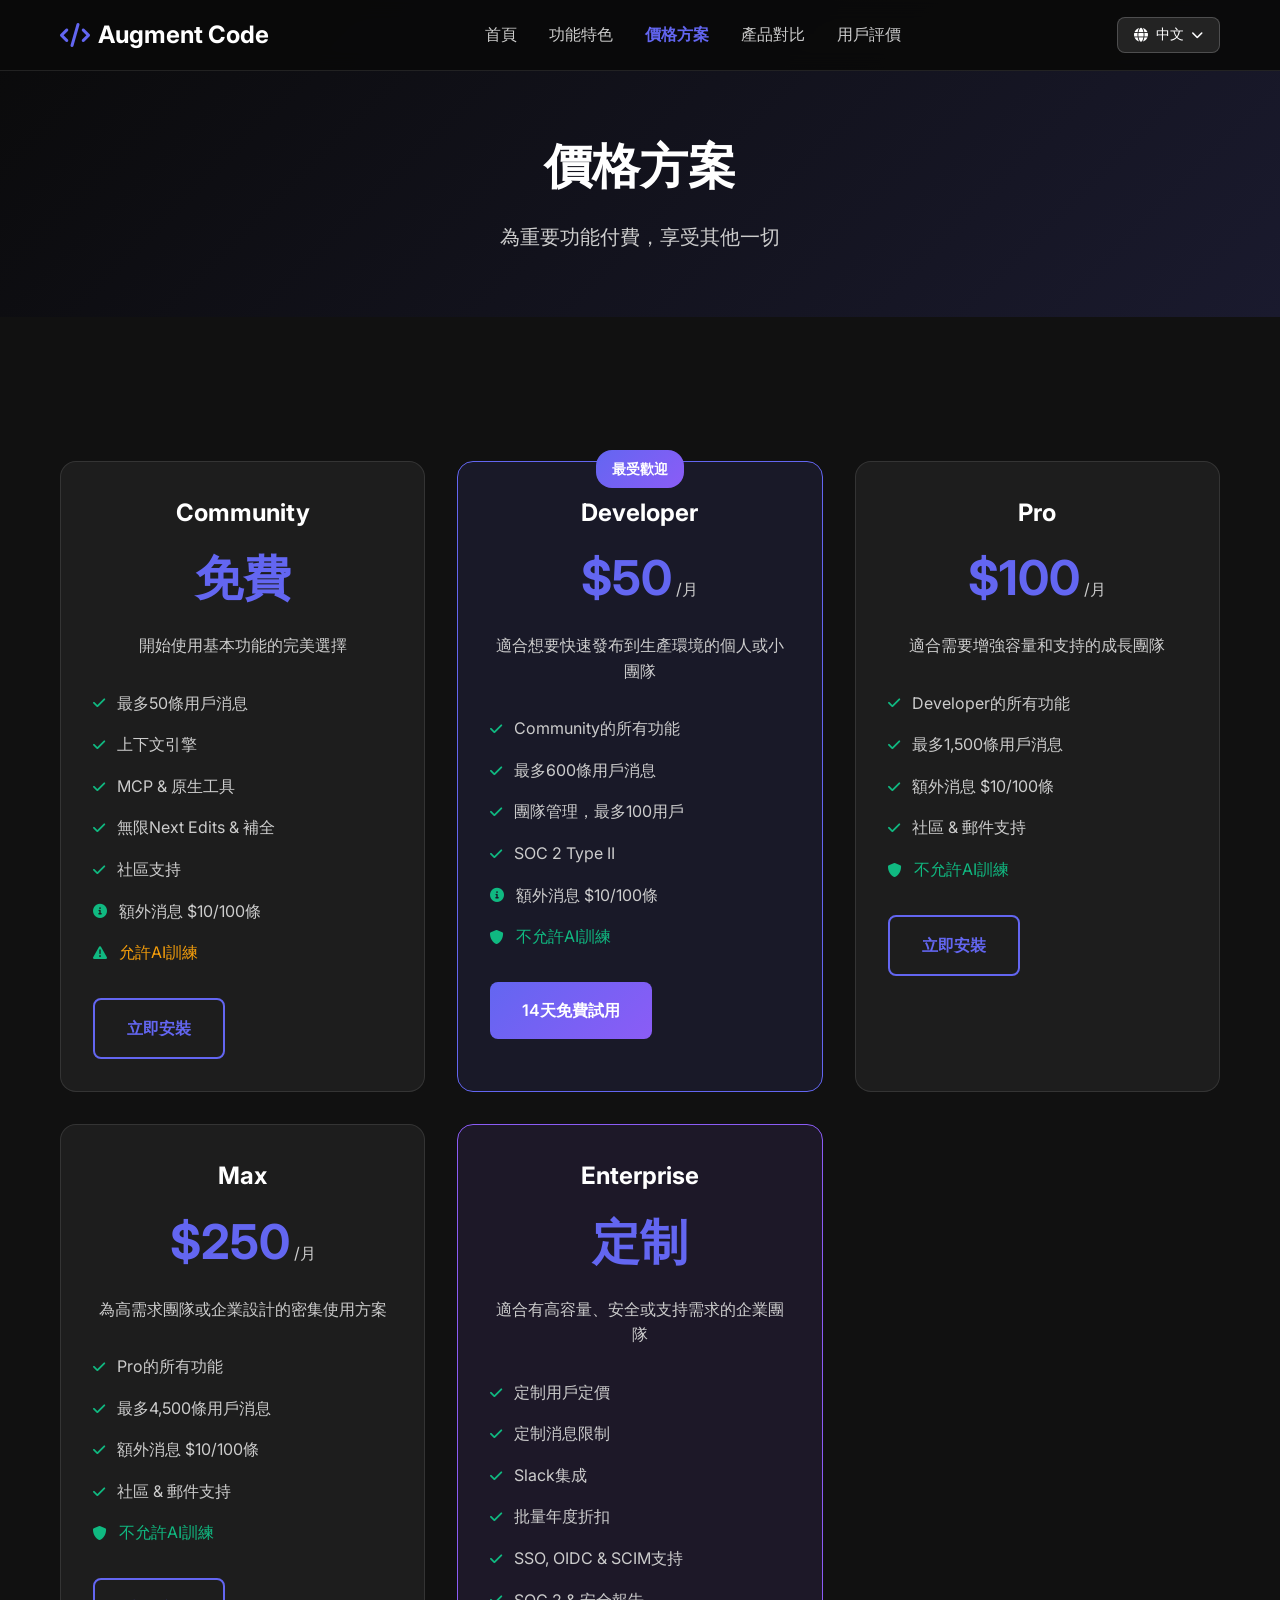
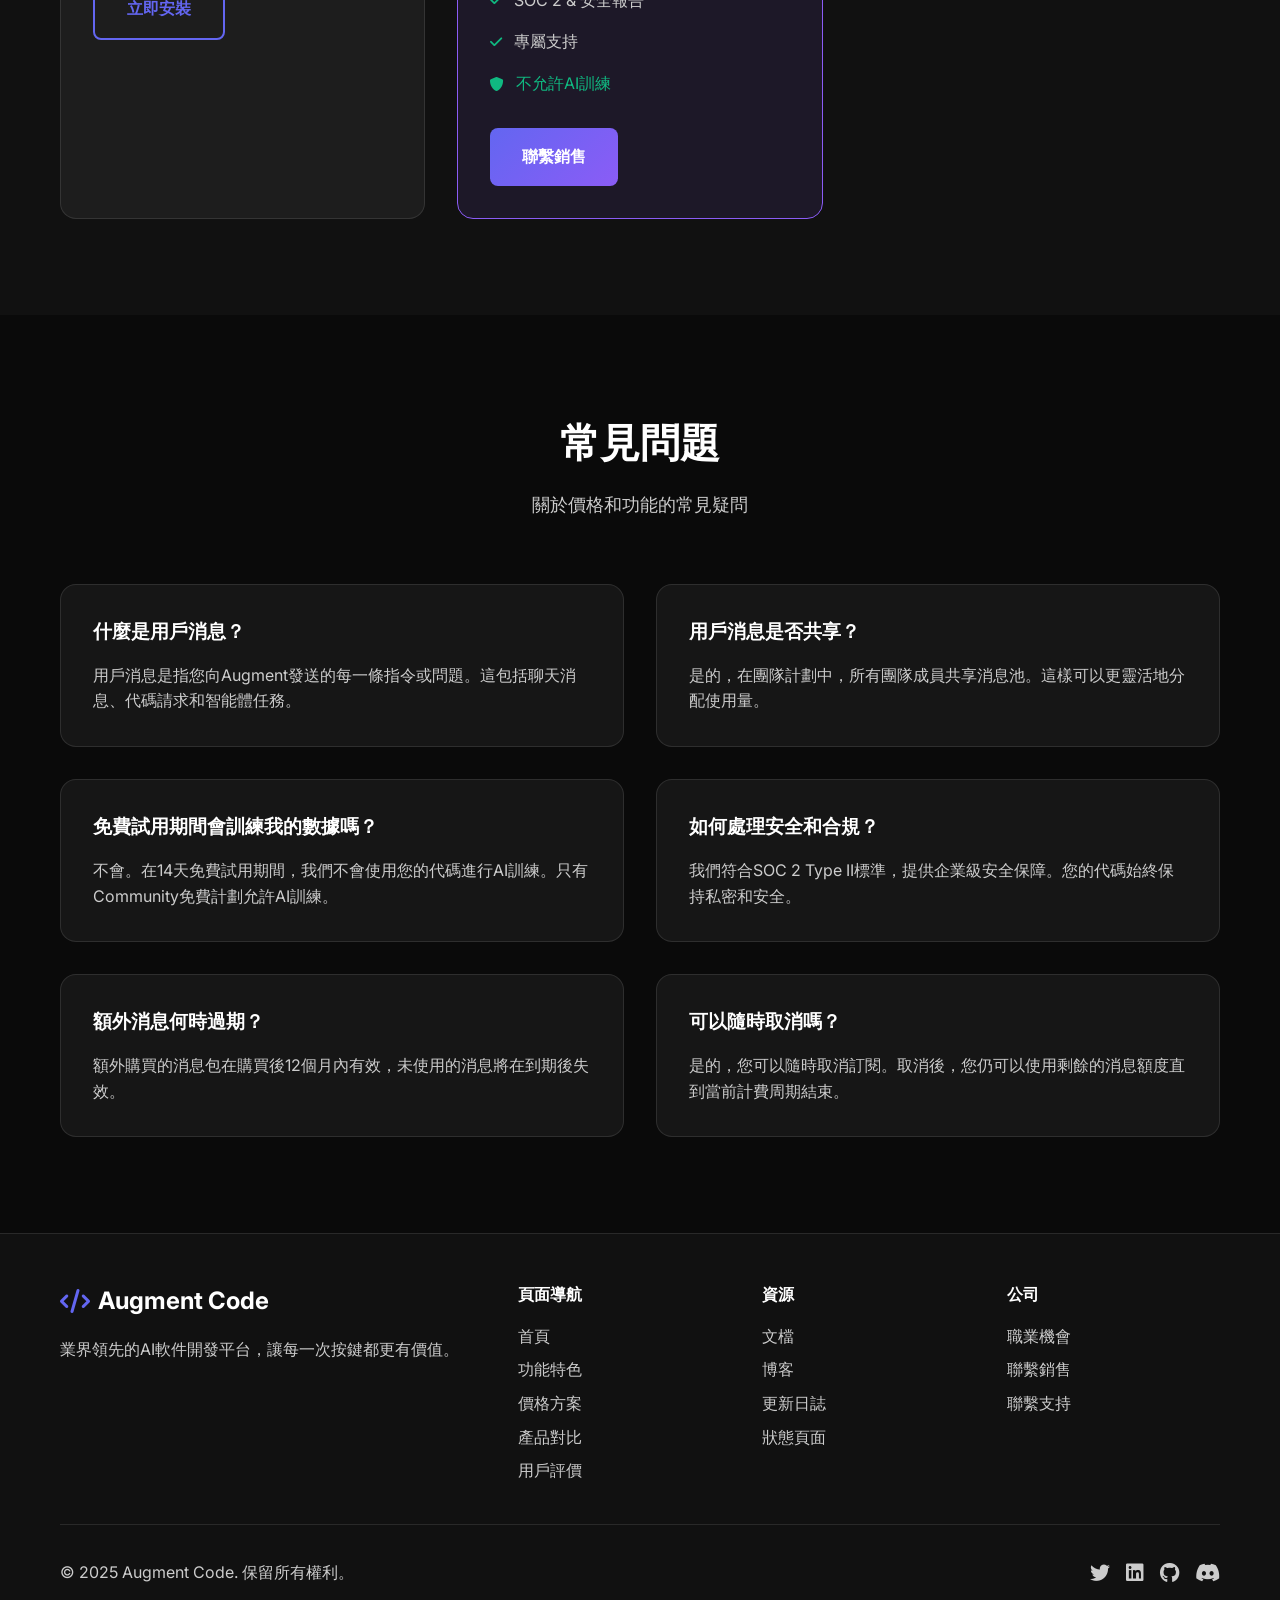
<file: Augment/Augment_comparison/pricing.html>
<!DOCTYPE html>
<html lang="zh-CN">

<head>
    <meta charset="UTF-8">
    <meta name="viewport" content="width=device-width, initial-scale=1.0">
    <title>價格方案 - Augment Code</title>
    <link rel="stylesheet" href="styles.css">
    <link href="https://fonts.googleapis.com/css2?family=Inter:wght@300;400;500;600;700&display=swap" rel="stylesheet">
    <link rel="stylesheet" href="https://cdnjs.cloudflare.com/ajax/libs/font-awesome/6.0.0/css/all.min.css">
</head>

<body>
    <!-- 導航欄 -->
    <nav class="navbar">
        <div class="nav-container">
            <div class="nav-logo">
                <i class="fas fa-code"></i>
                <span>Augment Code</span>
            </div>
            <div class="nav-menu">
                <a href="home.html" class="nav-link" data-i18n="nav.home">首頁</a>
                <a href="features.html" class="nav-link" data-i18n="nav.features">功能特色</a>
                <a href="pricing.html" class="nav-link active" data-i18n="nav.pricing">價格方案</a>
                <a href="comparison.html" class="nav-link" data-i18n="nav.comparison">產品對比</a>
                <a href="testimonials.html" class="nav-link" data-i18n="nav.testimonials">用戶評價</a>
            </div>
            <div class="language-selector">
                <div class="language-dropdown">
                    <button class="language-btn" id="languageBtn">
                        <i class="fas fa-globe"></i>
                        <span id="currentLang">中文</span>
                        <i class="fas fa-chevron-down"></i>
                    </button>
                    <div class="language-options" id="languageOptions">
                        <div class="language-option" data-lang="zh" data-flag="🇨🇳">
                            <span class="flag">🇨🇳</span>
                            <span>中文</span>
                        </div>
                        <div class="language-option" data-lang="en" data-flag="🇺🇸">
                            <span class="flag">🇺🇸</span>
                            <span>English</span>
                        </div>
                        <div class="language-option" data-lang="ja" data-flag="🇯🇵">
                            <span class="flag">🇯🇵</span>
                            <span>日本語</span>
                        </div>
                        <div class="language-option" data-lang="ko" data-flag="🇰🇷">
                            <span class="flag">🇰🇷</span>
                            <span>한국어</span>
                        </div>
                        <div class="language-option" data-lang="es" data-flag="🇪🇸">
                            <span class="flag">🇪🇸</span>
                            <span>Español</span>
                        </div>
                    </div>
                </div>
            </div>
        </div>
    </nav>

    <!-- 頁面標題 -->
    <section class="page-header">
        <div class="container">
            <h1 class="page-title" data-i18n="nav.pricing">價格方案</h1>
            <p class="page-subtitle" data-i18n="sections.pricing_subtitle">簡單定價 - 為重要功能付費，享受其他一切</p>
        </div>
    </section>

    <!-- 價格方案區域 -->
    <section class="pricing">
        <div class="container">
            <div class="pricing-grid">
                <div class="pricing-card">
                    <div class="pricing-header">
                        <h3 class="plan-name">Community</h3>
                        <div class="plan-price">
                            <span class="price">免費</span>
                        </div>
                        <p class="plan-description">開始使用基本功能的完美選擇</p>
                    </div>
                    <div class="pricing-features">
                        <div class="feature-item">
                            <i class="fas fa-check"></i>
                            <span>最多50條用戶消息</span>
                        </div>
                        <div class="feature-item">
                            <i class="fas fa-check"></i>
                            <span>上下文引擎</span>
                        </div>
                        <div class="feature-item">
                            <i class="fas fa-check"></i>
                            <span>MCP & 原生工具</span>
                        </div>
                        <div class="feature-item">
                            <i class="fas fa-check"></i>
                            <span>無限Next Edits & 補全</span>
                        </div>
                        <div class="feature-item">
                            <i class="fas fa-check"></i>
                            <span>社區支持</span>
                        </div>
                        <div class="feature-item">
                            <i class="fas fa-info-circle"></i>
                            <span>額外消息 $10/100條</span>
                        </div>
                        <div class="feature-item warning">
                            <i class="fas fa-exclamation-triangle"></i>
                            <span>允許AI訓練</span>
                        </div>
                    </div>
                    <a href="#" class="btn btn-outline">立即安裝</a>
                </div>

                <div class="pricing-card featured">
                    <div class="popular-badge">最受歡迎</div>
                    <div class="pricing-header">
                        <h3 class="plan-name">Developer</h3>
                        <div class="plan-price">
                            <span class="price">$50</span>
                            <span class="period">/月</span>
                        </div>
                        <p class="plan-description">適合想要快速發布到生產環境的個人或小團隊</p>
                    </div>
                    <div class="pricing-features">
                        <div class="feature-item">
                            <i class="fas fa-check"></i>
                            <span>Community的所有功能</span>
                        </div>
                        <div class="feature-item">
                            <i class="fas fa-check"></i>
                            <span>最多600條用戶消息</span>
                        </div>
                        <div class="feature-item">
                            <i class="fas fa-check"></i>
                            <span>團隊管理，最多100用戶</span>
                        </div>
                        <div class="feature-item">
                            <i class="fas fa-check"></i>
                            <span>SOC 2 Type II</span>
                        </div>
                        <div class="feature-item">
                            <i class="fas fa-info-circle"></i>
                            <span>額外消息 $10/100條</span>
                        </div>
                        <div class="feature-item success">
                            <i class="fas fa-shield-alt"></i>
                            <span>不允許AI訓練</span>
                        </div>
                    </div>
                    <a href="#" class="btn btn-primary">14天免費試用</a>
                </div>

                <div class="pricing-card">
                    <div class="pricing-header">
                        <h3 class="plan-name">Pro</h3>
                        <div class="plan-price">
                            <span class="price">$100</span>
                            <span class="period">/月</span>
                        </div>
                        <p class="plan-description">適合需要增強容量和支持的成長團隊</p>
                    </div>
                    <div class="pricing-features">
                        <div class="feature-item">
                            <i class="fas fa-check"></i>
                            <span>Developer的所有功能</span>
                        </div>
                        <div class="feature-item">
                            <i class="fas fa-check"></i>
                            <span>最多1,500條用戶消息</span>
                        </div>
                        <div class="feature-item">
                            <i class="fas fa-check"></i>
                            <span>額外消息 $10/100條</span>
                        </div>
                        <div class="feature-item">
                            <i class="fas fa-check"></i>
                            <span>社區 & 郵件支持</span>
                        </div>
                        <div class="feature-item success">
                            <i class="fas fa-shield-alt"></i>
                            <span>不允許AI訓練</span>
                        </div>
                    </div>
                    <a href="#" class="btn btn-outline">立即安裝</a>
                </div>

                <div class="pricing-card">
                    <div class="pricing-header">
                        <h3 class="plan-name">Max</h3>
                        <div class="plan-price">
                            <span class="price">$250</span>
                            <span class="period">/月</span>
                        </div>
                        <p class="plan-description">為高需求團隊或企業設計的密集使用方案</p>
                    </div>
                    <div class="pricing-features">
                        <div class="feature-item">
                            <i class="fas fa-check"></i>
                            <span>Pro的所有功能</span>
                        </div>
                        <div class="feature-item">
                            <i class="fas fa-check"></i>
                            <span>最多4,500條用戶消息</span>
                        </div>
                        <div class="feature-item">
                            <i class="fas fa-check"></i>
                            <span>額外消息 $10/100條</span>
                        </div>
                        <div class="feature-item">
                            <i class="fas fa-check"></i>
                            <span>社區 & 郵件支持</span>
                        </div>
                        <div class="feature-item success">
                            <i class="fas fa-shield-alt"></i>
                            <span>不允許AI訓練</span>
                        </div>
                    </div>
                    <a href="#" class="btn btn-outline">立即安裝</a>
                </div>

                <div class="pricing-card enterprise">
                    <div class="pricing-header">
                        <h3 class="plan-name">Enterprise</h3>
                        <div class="plan-price">
                            <span class="price">定制</span>
                        </div>
                        <p class="plan-description">適合有高容量、安全或支持需求的企業團隊</p>
                    </div>
                    <div class="pricing-features">
                        <div class="feature-item">
                            <i class="fas fa-check"></i>
                            <span>定制用戶定價</span>
                        </div>
                        <div class="feature-item">
                            <i class="fas fa-check"></i>
                            <span>定制消息限制</span>
                        </div>
                        <div class="feature-item">
                            <i class="fas fa-check"></i>
                            <span>Slack集成</span>
                        </div>
                        <div class="feature-item">
                            <i class="fas fa-check"></i>
                            <span>批量年度折扣</span>
                        </div>
                        <div class="feature-item">
                            <i class="fas fa-check"></i>
                            <span>SSO, OIDC & SCIM支持</span>
                        </div>
                        <div class="feature-item">
                            <i class="fas fa-check"></i>
                            <span>SOC 2 & 安全報告</span>
                        </div>
                        <div class="feature-item">
                            <i class="fas fa-check"></i>
                            <span>專屬支持</span>
                        </div>
                        <div class="feature-item success">
                            <i class="fas fa-shield-alt"></i>
                            <span>不允許AI訓練</span>
                        </div>
                    </div>
                    <a href="#" class="btn btn-primary">聯繫銷售</a>
                </div>
            </div>
        </div>
    </section>

    <!-- FAQ區域 -->
    <section class="faq">
        <div class="container">
            <div class="section-header">
                <h2 class="section-title">常見問題</h2>
                <p class="section-subtitle">關於價格和功能的常見疑問</p>
            </div>

            <div class="faq-grid">
                <div class="faq-item">
                    <h3 class="faq-question">什麼是用戶消息？</h3>
                    <p class="faq-answer">用戶消息是指您向Augment發送的每一條指令或問題。這包括聊天消息、代碼請求和智能體任務。</p>
                </div>

                <div class="faq-item">
                    <h3 class="faq-question">用戶消息是否共享？</h3>
                    <p class="faq-answer">是的，在團隊計劃中，所有團隊成員共享消息池。這樣可以更靈活地分配使用量。</p>
                </div>

                <div class="faq-item">
                    <h3 class="faq-question">免費試用期間會訓練我的數據嗎？</h3>
                    <p class="faq-answer">不會。在14天免費試用期間，我們不會使用您的代碼進行AI訓練。只有Community免費計劃允許AI訓練。</p>
                </div>

                <div class="faq-item">
                    <h3 class="faq-question">如何處理安全和合規？</h3>
                    <p class="faq-answer">我們符合SOC 2 Type II標準，提供企業級安全保障。您的代碼始終保持私密和安全。</p>
                </div>

                <div class="faq-item">
                    <h3 class="faq-question">額外消息何時過期？</h3>
                    <p class="faq-answer">額外購買的消息包在購買後12個月內有效，未使用的消息將在到期後失效。</p>
                </div>

                <div class="faq-item">
                    <h3 class="faq-question">可以隨時取消嗎？</h3>
                    <p class="faq-answer">是的，您可以隨時取消訂閱。取消後，您仍可以使用剩餘的消息額度直到當前計費周期結束。</p>
                </div>
            </div>
        </div>
    </section>

    <!-- 頁腳 -->
    <footer class="footer">
        <div class="container">
            <div class="footer-content">
                <div class="footer-section">
                    <div class="footer-logo">
                        <i class="fas fa-code"></i>
                        <span>Augment Code</span>
                    </div>
                    <p class="footer-description">
                        業界領先的AI軟件開發平台，讓每一次按鍵都更有價值。
                    </p>
                </div>

                <div class="footer-section">
                    <h4 class="footer-title">頁面導航</h4>
                    <ul class="footer-links">
                        <li><a href="home.html">首頁</a></li>
                        <li><a href="features.html">功能特色</a></li>
                        <li><a href="pricing.html">價格方案</a></li>
                        <li><a href="comparison.html">產品對比</a></li>
                        <li><a href="testimonials.html">用戶評價</a></li>
                    </ul>
                </div>

                <div class="footer-section">
                    <h4 class="footer-title">資源</h4>
                    <ul class="footer-links">
                        <li><a href="#">文檔</a></li>
                        <li><a href="#">博客</a></li>
                        <li><a href="#">更新日誌</a></li>
                        <li><a href="#">狀態頁面</a></li>
                    </ul>
                </div>

                <div class="footer-section">
                    <h4 class="footer-title">公司</h4>
                    <ul class="footer-links">
                        <li><a href="#">職業機會</a></li>
                        <li><a href="#">聯繫銷售</a></li>
                        <li><a href="#">聯繫支持</a></li>
                    </ul>
                </div>
            </div>

            <div class="footer-bottom">
                <p>&copy; 2025 Augment Code. 保留所有權利。</p>
                <div class="social-links">
                    <a href="#"><i class="fab fa-twitter"></i></a>
                    <a href="#"><i class="fab fa-linkedin"></i></a>
                    <a href="#"><i class="fab fa-github"></i></a>
                    <a href="#"><i class="fab fa-discord"></i></a>
                </div>
            </div>
        </div>
    </footer>

    <script src="i18n.js"></script>
    <script src="script.js"></script>
</body>

</html>
</file>
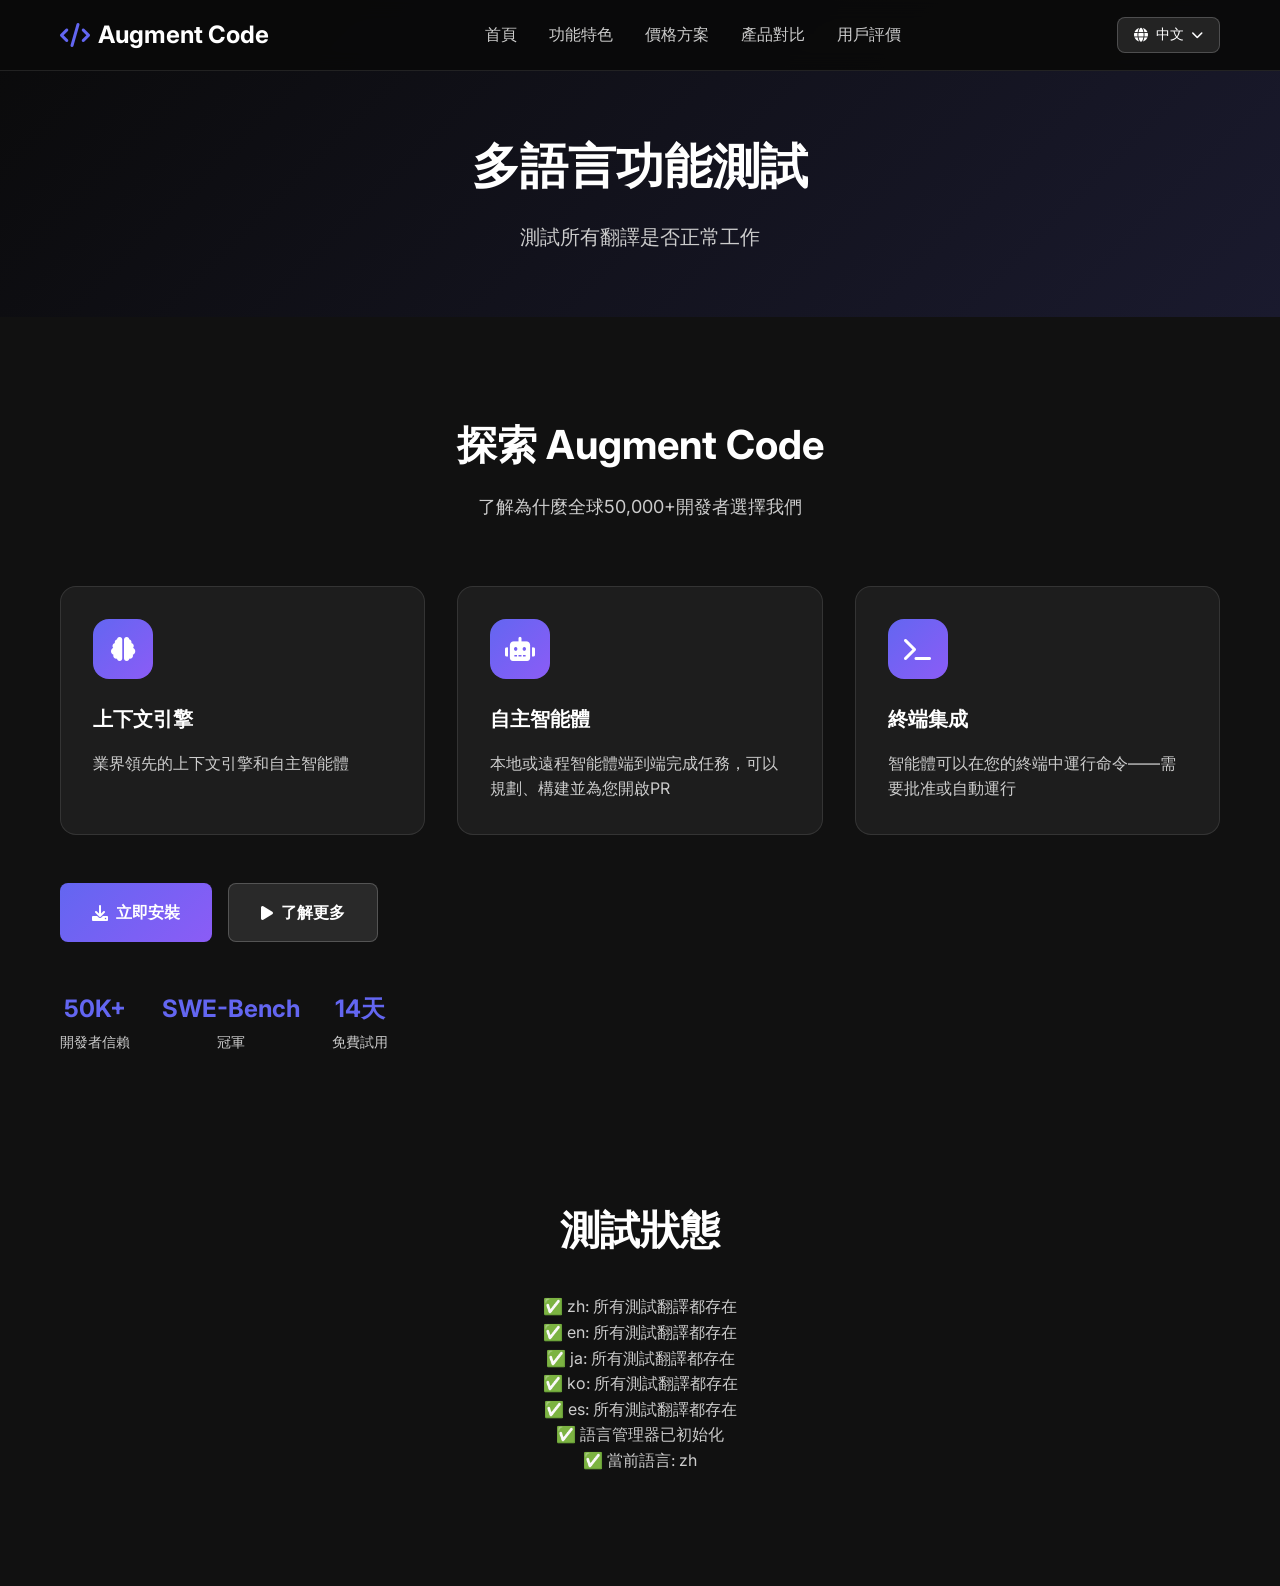
<file: Augment/Augment_comparison/test-i18n.html>
<!DOCTYPE html>
<html lang="zh-CN">
<head>
    <meta charset="UTF-8">
    <meta name="viewport" content="width=device-width, initial-scale=1.0">
    <title>多語言測試 - Augment Code</title>
    <link rel="stylesheet" href="styles.css">
    <link href="https://fonts.googleapis.com/css2?family=Inter:wght@300;400;500;600;700&display=swap" rel="stylesheet">
    <link rel="stylesheet" href="https://cdnjs.cloudflare.com/ajax/libs/font-awesome/6.0.0/css/all.min.css">
</head>
<body>
    <!-- 導航欄 -->
    <nav class="navbar">
        <div class="nav-container">
            <div class="nav-logo">
                <i class="fas fa-code"></i>
                <span>Augment Code</span>
            </div>
            <div class="nav-menu">
                <a href="home.html" class="nav-link" data-i18n="nav.home">首頁</a>
                <a href="features.html" class="nav-link" data-i18n="nav.features">功能特色</a>
                <a href="pricing.html" class="nav-link" data-i18n="nav.pricing">價格方案</a>
                <a href="comparison.html" class="nav-link" data-i18n="nav.comparison">產品對比</a>
                <a href="testimonials.html" class="nav-link" data-i18n="nav.testimonials">用戶評價</a>
            </div>
            <div class="language-selector">
                <div class="language-dropdown">
                    <button class="language-btn" id="languageBtn">
                        <i class="fas fa-globe"></i>
                        <span id="currentLang">中文</span>
                        <i class="fas fa-chevron-down"></i>
                    </button>
                    <div class="language-options" id="languageOptions">
                        <div class="language-option" data-lang="zh" data-flag="🇨🇳">
                            <span class="flag">🇨🇳</span>
                            <span>中文</span>
                        </div>
                        <div class="language-option" data-lang="en" data-flag="🇺🇸">
                            <span class="flag">🇺🇸</span>
                            <span>English</span>
                        </div>
                        <div class="language-option" data-lang="ja" data-flag="🇯🇵">
                            <span class="flag">🇯🇵</span>
                            <span>日本語</span>
                        </div>
                        <div class="language-option" data-lang="ko" data-flag="🇰🇷">
                            <span class="flag">🇰🇷</span>
                            <span>한국어</span>
                        </div>
                        <div class="language-option" data-lang="es" data-flag="🇪🇸">
                            <span class="flag">🇪🇸</span>
                            <span>Español</span>
                        </div>
                    </div>
                </div>
            </div>
        </div>
    </nav>

    <!-- 測試區域 -->
    <section class="page-header">
        <div class="container">
            <h1 class="page-title">多語言功能測試</h1>
            <p class="page-subtitle">測試所有翻譯是否正常工作</p>
        </div>
    </section>

    <section class="features">
        <div class="container">
            <div class="section-header">
                <h2 class="section-title" data-i18n="sections.explore">探索 Augment Code</h2>
                <p class="section-subtitle" data-i18n="sections.explore_subtitle">了解為什麼全球50,000+開發者選擇我們</p>
            </div>
            
            <div class="features-grid">
                <div class="feature-card">
                    <div class="feature-icon">
                        <i class="fas fa-brain"></i>
                    </div>
                    <h3 class="feature-title" data-i18n="features.context_engine">上下文引擎</h3>
                    <p class="feature-description" data-i18n="features.context_desc">業界領先的上下文引擎和自主智能體</p>
                </div>
                
                <div class="feature-card">
                    <div class="feature-icon">
                        <i class="fas fa-robot"></i>
                    </div>
                    <h3 class="feature-title" data-i18n="features.autonomous_agent">自主智能體</h3>
                    <p class="feature-description" data-i18n="features.agent_desc">本地或遠程智能體端到端完成任務，可以規劃、構建並為您開啟PR</p>
                </div>
                
                <div class="feature-card">
                    <div class="feature-icon">
                        <i class="fas fa-terminal"></i>
                    </div>
                    <h3 class="feature-title" data-i18n="features.terminal_integration">終端集成</h3>
                    <p class="feature-description" data-i18n="features.terminal_desc">智能體可以在您的終端中運行命令——需要批准或自動運行</p>
                </div>
            </div>
            
            <div style="margin-top: 3rem; text-align: center;">
                <div class="hero-buttons">
                    <a href="#" class="btn btn-primary">
                        <i class="fas fa-download"></i>
                        <span data-i18n="buttons.install">立即安裝</span>
                    </a>
                    <a href="#" class="btn btn-secondary">
                        <i class="fas fa-play"></i>
                        <span data-i18n="buttons.learn_more">了解更多</span>
                    </a>
                </div>
            </div>
            
            <div style="margin-top: 3rem;">
                <div class="hero-stats">
                    <div class="stat">
                        <span class="stat-number">50K+</span>
                        <span class="stat-label" data-i18n="stats.developers">開發者信賴</span>
                    </div>
                    <div class="stat">
                        <span class="stat-number">SWE-Bench</span>
                        <span class="stat-label" data-i18n="stats.champion">冠軍</span>
                    </div>
                    <div class="stat">
                        <span class="stat-number">14天</span>
                        <span class="stat-label" data-i18n="stats.trial">免費試用</span>
                    </div>
                </div>
            </div>
        </div>
    </section>

    <!-- 測試結果顯示 -->
    <section style="padding: 3rem 0; background: #111;">
        <div class="container">
            <div class="section-header">
                <h2 class="section-title">測試狀態</h2>
                <div id="testResults" style="margin-top: 2rem; color: #ccc;">
                    <p>正在檢測多語言功能...</p>
                </div>
            </div>
        </div>
    </section>

    <script src="i18n.js"></script>
    <script>
        // 測試多語言功能
        document.addEventListener('DOMContentLoaded', () => {
            const testResults = document.getElementById('testResults');
            
            // 等待語言管理器初始化
            setTimeout(() => {
                const results = [];
                
                // 測試翻譯是否存在
                const testKeys = [
                    'nav.home',
                    'hero.title1', 
                    'buttons.install',
                    'stats.developers',
                    'features.context_engine'
                ];
                
                const languages = ['zh', 'en', 'ja', 'ko', 'es'];
                
                languages.forEach(lang => {
                    const missing = [];
                    testKeys.forEach(key => {
                        const translation = getTranslationForLang(lang, key);
                        if (!translation) {
                            missing.push(key);
                        }
                    });
                    
                    if (missing.length === 0) {
                        results.push(`✅ ${lang}: 所有測試翻譯都存在`);
                    } else {
                        results.push(`❌ ${lang}: 缺少翻譯 - ${missing.join(', ')}`);
                    }
                });
                
                // 測試語言切換功能
                if (typeof languageManager !== 'undefined') {
                    results.push('✅ 語言管理器已初始化');
                    results.push(`✅ 當前語言: ${languageManager.getCurrentLanguage()}`);
                } else {
                    results.push('❌ 語言管理器未初始化');
                }
                
                testResults.innerHTML = results.map(result => `<p>${result}</p>`).join('');
            }, 1000);
        });
        
        function getTranslationForLang(lang, key) {
            const keys = key.split('.');
            let translation = translations[lang];
            
            for (const k of keys) {
                if (translation && translation[k]) {
                    translation = translation[k];
                } else {
                    return null;
                }
            }
            
            return translation;
        }
    </script>
</body>
</html>
</file>
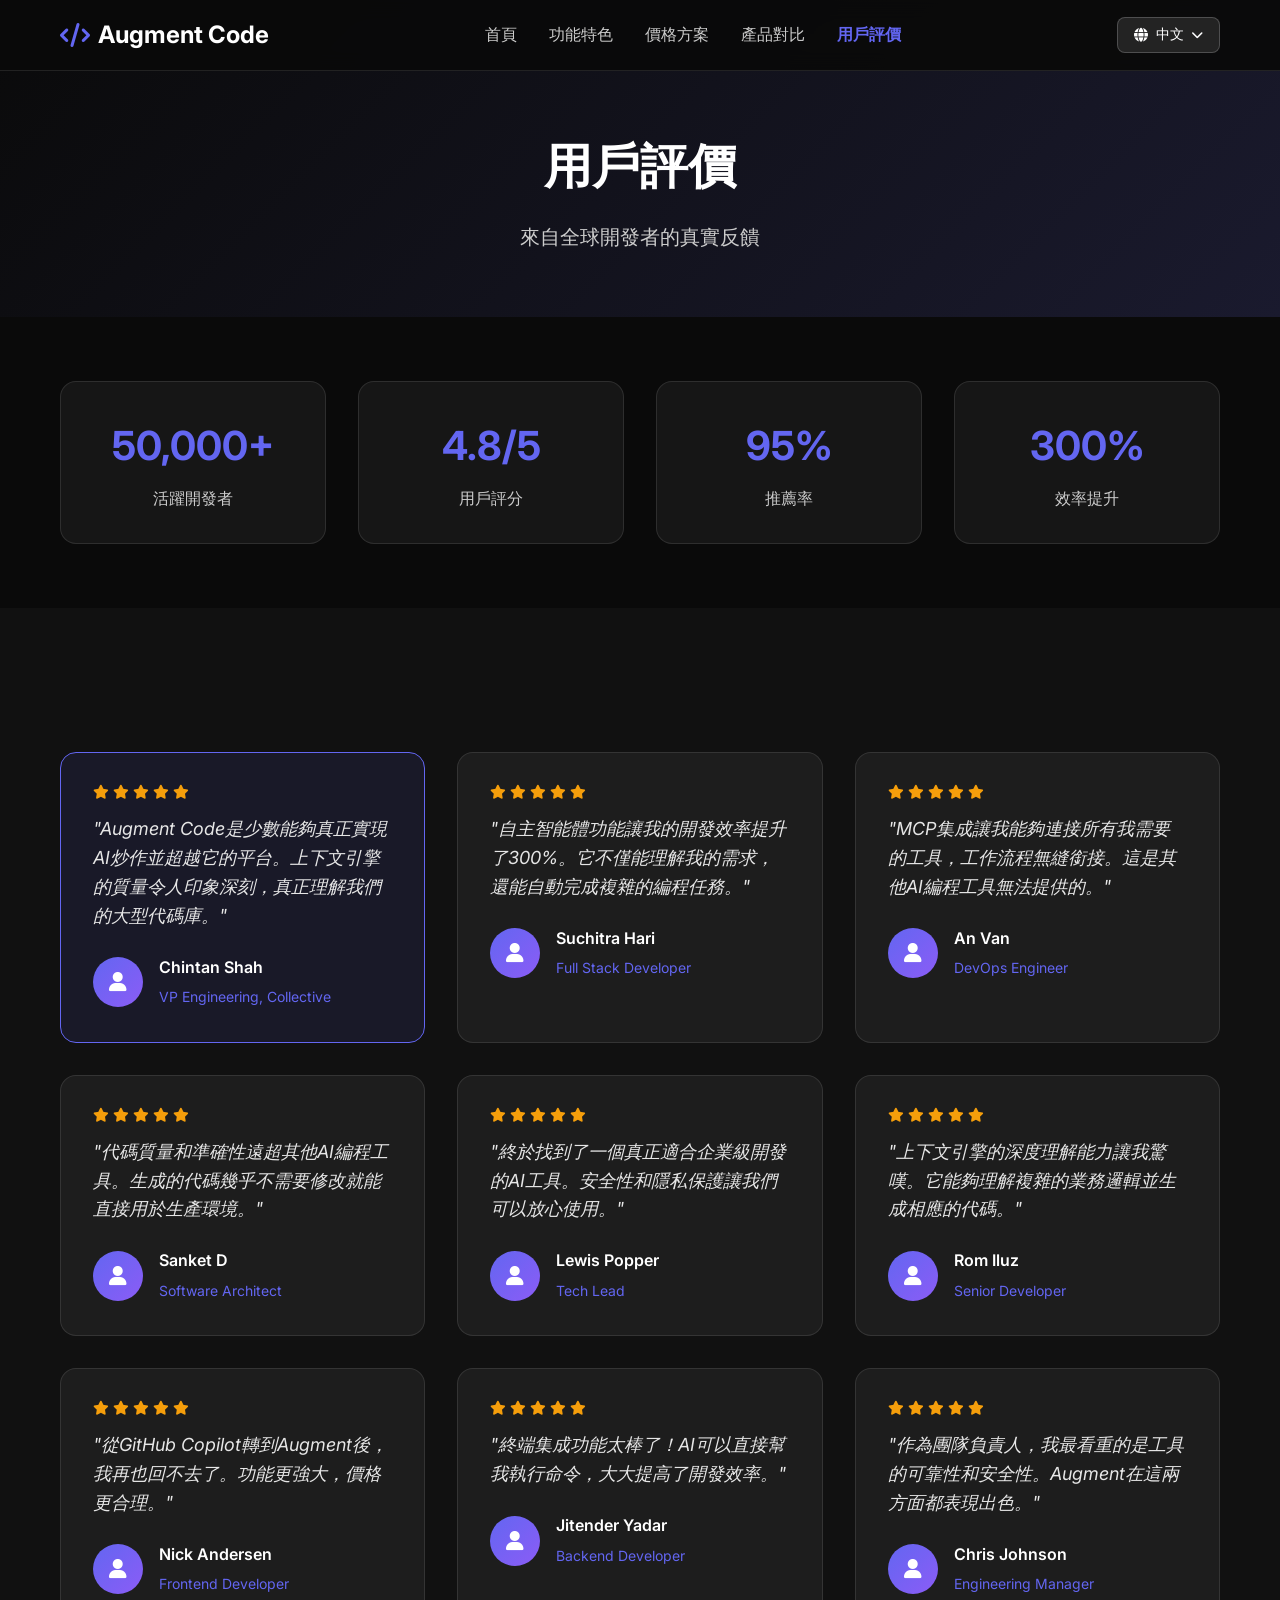
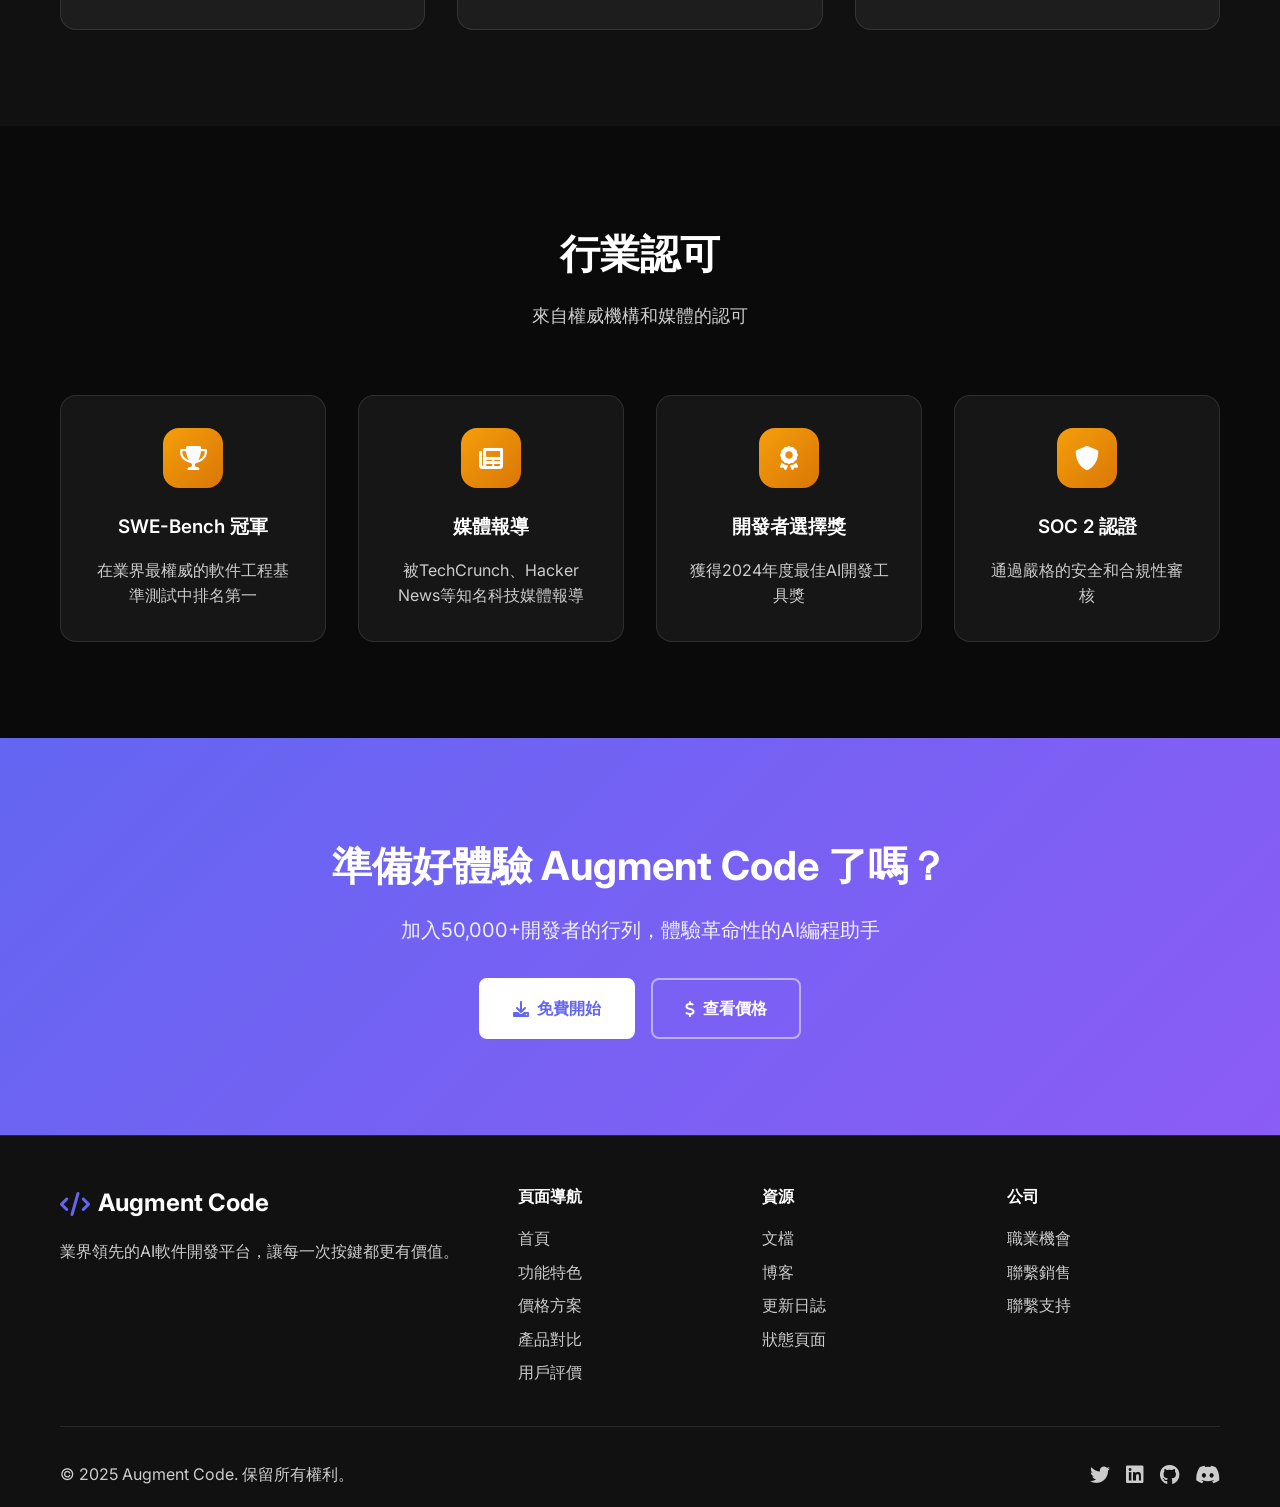
<file: Augment/Augment_comparison/testimonials.html>
<!DOCTYPE html>
<html lang="zh-CN">

<head>
    <meta charset="UTF-8">
    <meta name="viewport" content="width=device-width, initial-scale=1.0">
    <title>用戶評價 - Augment Code</title>
    <link rel="stylesheet" href="styles.css">
    <link href="https://fonts.googleapis.com/css2?family=Inter:wght@300;400;500;600;700&display=swap" rel="stylesheet">
    <link rel="stylesheet" href="https://cdnjs.cloudflare.com/ajax/libs/font-awesome/6.0.0/css/all.min.css">
</head>

<body>
    <!-- 導航欄 -->
    <nav class="navbar">
        <div class="nav-container">
            <div class="nav-logo">
                <i class="fas fa-code"></i>
                <span>Augment Code</span>
            </div>
            <div class="nav-menu">
                <a href="home.html" class="nav-link" data-i18n="nav.home">首頁</a>
                <a href="features.html" class="nav-link" data-i18n="nav.features">功能特色</a>
                <a href="pricing.html" class="nav-link" data-i18n="nav.pricing">價格方案</a>
                <a href="comparison.html" class="nav-link" data-i18n="nav.comparison">產品對比</a>
                <a href="testimonials.html" class="nav-link active" data-i18n="nav.testimonials">用戶評價</a>
            </div>
            <div class="language-selector">
                <div class="language-dropdown">
                    <button class="language-btn" id="languageBtn">
                        <i class="fas fa-globe"></i>
                        <span id="currentLang">中文</span>
                        <i class="fas fa-chevron-down"></i>
                    </button>
                    <div class="language-options" id="languageOptions">
                        <div class="language-option" data-lang="zh" data-flag="🇨🇳">
                            <span class="flag">🇨🇳</span>
                            <span>中文</span>
                        </div>
                        <div class="language-option" data-lang="en" data-flag="🇺🇸">
                            <span class="flag">🇺🇸</span>
                            <span>English</span>
                        </div>
                        <div class="language-option" data-lang="ja" data-flag="🇯🇵">
                            <span class="flag">🇯🇵</span>
                            <span>日本語</span>
                        </div>
                        <div class="language-option" data-lang="ko" data-flag="🇰🇷">
                            <span class="flag">🇰🇷</span>
                            <span>한국어</span>
                        </div>
                        <div class="language-option" data-lang="es" data-flag="🇪🇸">
                            <span class="flag">🇪🇸</span>
                            <span>Español</span>
                        </div>
                    </div>
                </div>
            </div>
        </div>
    </nav>

    <!-- 頁面標題 -->
    <section class="page-header">
        <div class="container">
            <h1 class="page-title" data-i18n="nav.testimonials">用戶評價</h1>
            <p class="page-subtitle" data-i18n="sections.testimonials_subtitle">來自全球開發者的真實反饋</p>
        </div>
    </section>

    <!-- 統計數據 -->
    <section class="testimonial-stats">
        <div class="container">
            <div class="stats-grid">
                <div class="stat-item">
                    <div class="stat-number">50,000+</div>
                    <div class="stat-label">活躍開發者</div>
                </div>
                <div class="stat-item">
                    <div class="stat-number">4.8/5</div>
                    <div class="stat-label">用戶評分</div>
                </div>
                <div class="stat-item">
                    <div class="stat-number">95%</div>
                    <div class="stat-label">推薦率</div>
                </div>
                <div class="stat-item">
                    <div class="stat-number">300%</div>
                    <div class="stat-label">效率提升</div>
                </div>
            </div>
        </div>
    </section>

    <!-- 用戶評價區域 -->
    <section class="testimonials">
        <div class="container">
            <div class="testimonials-grid">
                <div class="testimonial-card featured">
                    <div class="testimonial-rating">
                        <i class="fas fa-star"></i>
                        <i class="fas fa-star"></i>
                        <i class="fas fa-star"></i>
                        <i class="fas fa-star"></i>
                        <i class="fas fa-star"></i>
                    </div>
                    <div class="testimonial-content">
                        <p>"Augment Code是少數能夠真正實現AI炒作並超越它的平台。上下文引擎的質量令人印象深刻，真正理解我們的大型代碼庫。"</p>
                    </div>
                    <div class="testimonial-author">
                        <div class="author-avatar">
                            <i class="fas fa-user"></i>
                        </div>
                        <div class="author-info">
                            <h4>Chintan Shah</h4>
                            <span>VP Engineering, Collective</span>
                        </div>
                    </div>
                </div>

                <div class="testimonial-card">
                    <div class="testimonial-rating">
                        <i class="fas fa-star"></i>
                        <i class="fas fa-star"></i>
                        <i class="fas fa-star"></i>
                        <i class="fas fa-star"></i>
                        <i class="fas fa-star"></i>
                    </div>
                    <div class="testimonial-content">
                        <p>"自主智能體功能讓我的開發效率提升了300%。它不僅能理解我的需求，還能自動完成複雜的編程任務。"</p>
                    </div>
                    <div class="testimonial-author">
                        <div class="author-avatar">
                            <i class="fas fa-user"></i>
                        </div>
                        <div class="author-info">
                            <h4>Suchitra Hari</h4>
                            <span>Full Stack Developer</span>
                        </div>
                    </div>
                </div>

                <div class="testimonial-card">
                    <div class="testimonial-rating">
                        <i class="fas fa-star"></i>
                        <i class="fas fa-star"></i>
                        <i class="fas fa-star"></i>
                        <i class="fas fa-star"></i>
                        <i class="fas fa-star"></i>
                    </div>
                    <div class="testimonial-content">
                        <p>"MCP集成讓我能夠連接所有我需要的工具，工作流程無縫銜接。這是其他AI編程工具無法提供的。"</p>
                    </div>
                    <div class="testimonial-author">
                        <div class="author-avatar">
                            <i class="fas fa-user"></i>
                        </div>
                        <div class="author-info">
                            <h4>An Van</h4>
                            <span>DevOps Engineer</span>
                        </div>
                    </div>
                </div>

                <div class="testimonial-card">
                    <div class="testimonial-rating">
                        <i class="fas fa-star"></i>
                        <i class="fas fa-star"></i>
                        <i class="fas fa-star"></i>
                        <i class="fas fa-star"></i>
                        <i class="fas fa-star"></i>
                    </div>
                    <div class="testimonial-content">
                        <p>"代碼質量和準確性遠超其他AI編程工具。生成的代碼幾乎不需要修改就能直接用於生產環境。"</p>
                    </div>
                    <div class="testimonial-author">
                        <div class="author-avatar">
                            <i class="fas fa-user"></i>
                        </div>
                        <div class="author-info">
                            <h4>Sanket D</h4>
                            <span>Software Architect</span>
                        </div>
                    </div>
                </div>

                <div class="testimonial-card">
                    <div class="testimonial-rating">
                        <i class="fas fa-star"></i>
                        <i class="fas fa-star"></i>
                        <i class="fas fa-star"></i>
                        <i class="fas fa-star"></i>
                        <i class="fas fa-star"></i>
                    </div>
                    <div class="testimonial-content">
                        <p>"終於找到了一個真正適合企業級開發的AI工具。安全性和隱私保護讓我們可以放心使用。"</p>
                    </div>
                    <div class="testimonial-author">
                        <div class="author-avatar">
                            <i class="fas fa-user"></i>
                        </div>
                        <div class="author-info">
                            <h4>Lewis Popper</h4>
                            <span>Tech Lead</span>
                        </div>
                    </div>
                </div>

                <div class="testimonial-card">
                    <div class="testimonial-rating">
                        <i class="fas fa-star"></i>
                        <i class="fas fa-star"></i>
                        <i class="fas fa-star"></i>
                        <i class="fas fa-star"></i>
                        <i class="fas fa-star"></i>
                    </div>
                    <div class="testimonial-content">
                        <p>"上下文引擎的深度理解能力讓我驚嘆。它能夠理解複雜的業務邏輯並生成相應的代碼。"</p>
                    </div>
                    <div class="testimonial-author">
                        <div class="author-avatar">
                            <i class="fas fa-user"></i>
                        </div>
                        <div class="author-info">
                            <h4>Rom Iluz</h4>
                            <span>Senior Developer</span>
                        </div>
                    </div>
                </div>

                <div class="testimonial-card">
                    <div class="testimonial-rating">
                        <i class="fas fa-star"></i>
                        <i class="fas fa-star"></i>
                        <i class="fas fa-star"></i>
                        <i class="fas fa-star"></i>
                        <i class="fas fa-star"></i>
                    </div>
                    <div class="testimonial-content">
                        <p>"從GitHub Copilot轉到Augment後，我再也回不去了。功能更強大，價格更合理。"</p>
                    </div>
                    <div class="testimonial-author">
                        <div class="author-avatar">
                            <i class="fas fa-user"></i>
                        </div>
                        <div class="author-info">
                            <h4>Nick Andersen</h4>
                            <span>Frontend Developer</span>
                        </div>
                    </div>
                </div>

                <div class="testimonial-card">
                    <div class="testimonial-rating">
                        <i class="fas fa-star"></i>
                        <i class="fas fa-star"></i>
                        <i class="fas fa-star"></i>
                        <i class="fas fa-star"></i>
                        <i class="fas fa-star"></i>
                    </div>
                    <div class="testimonial-content">
                        <p>"終端集成功能太棒了！AI可以直接幫我執行命令，大大提高了開發效率。"</p>
                    </div>
                    <div class="testimonial-author">
                        <div class="author-avatar">
                            <i class="fas fa-user"></i>
                        </div>
                        <div class="author-info">
                            <h4>Jitender Yadar</h4>
                            <span>Backend Developer</span>
                        </div>
                    </div>
                </div>

                <div class="testimonial-card">
                    <div class="testimonial-rating">
                        <i class="fas fa-star"></i>
                        <i class="fas fa-star"></i>
                        <i class="fas fa-star"></i>
                        <i class="fas fa-star"></i>
                        <i class="fas fa-star"></i>
                    </div>
                    <div class="testimonial-content">
                        <p>"作為團隊負責人，我最看重的是工具的可靠性和安全性。Augment在這兩方面都表現出色。"</p>
                    </div>
                    <div class="testimonial-author">
                        <div class="author-avatar">
                            <i class="fas fa-user"></i>
                        </div>
                        <div class="author-info">
                            <h4>Chris Johnson</h4>
                            <span>Engineering Manager</span>
                        </div>
                    </div>
                </div>
            </div>
        </div>
    </section>

    <!-- 行業認可 -->
    <section class="industry-recognition">
        <div class="container">
            <div class="section-header">
                <h2 class="section-title">行業認可</h2>
                <p class="section-subtitle">來自權威機構和媒體的認可</p>
            </div>

            <div class="recognition-grid">
                <div class="recognition-item">
                    <div class="recognition-icon">
                        <i class="fas fa-trophy"></i>
                    </div>
                    <h3>SWE-Bench 冠軍</h3>
                    <p>在業界最權威的軟件工程基準測試中排名第一</p>
                </div>

                <div class="recognition-item">
                    <div class="recognition-icon">
                        <i class="fas fa-newspaper"></i>
                    </div>
                    <h3>媒體報導</h3>
                    <p>被TechCrunch、Hacker News等知名科技媒體報導</p>
                </div>

                <div class="recognition-item">
                    <div class="recognition-icon">
                        <i class="fas fa-award"></i>
                    </div>
                    <h3>開發者選擇獎</h3>
                    <p>獲得2024年度最佳AI開發工具獎</p>
                </div>

                <div class="recognition-item">
                    <div class="recognition-icon">
                        <i class="fas fa-shield-alt"></i>
                    </div>
                    <h3>SOC 2 認證</h3>
                    <p>通過嚴格的安全和合規性審核</p>
                </div>
            </div>
        </div>
    </section>

    <!-- 立即開始 -->
    <section class="cta-section">
        <div class="container">
            <div class="cta-content">
                <h2>準備好體驗 Augment Code 了嗎？</h2>
                <p>加入50,000+開發者的行列，體驗革命性的AI編程助手</p>
                <div class="cta-buttons">
                    <a href="#" class="btn btn-primary">
                        <i class="fas fa-download"></i>
                        免費開始
                    </a>
                    <a href="pricing.html" class="btn btn-secondary">
                        <i class="fas fa-dollar-sign"></i>
                        查看價格
                    </a>
                </div>
            </div>
        </div>
    </section>

    <!-- 頁腳 -->
    <footer class="footer">
        <div class="container">
            <div class="footer-content">
                <div class="footer-section">
                    <div class="footer-logo">
                        <i class="fas fa-code"></i>
                        <span>Augment Code</span>
                    </div>
                    <p class="footer-description">
                        業界領先的AI軟件開發平台，讓每一次按鍵都更有價值。
                    </p>
                </div>

                <div class="footer-section">
                    <h4 class="footer-title">頁面導航</h4>
                    <ul class="footer-links">
                        <li><a href="home.html">首頁</a></li>
                        <li><a href="features.html">功能特色</a></li>
                        <li><a href="pricing.html">價格方案</a></li>
                        <li><a href="comparison.html">產品對比</a></li>
                        <li><a href="testimonials.html">用戶評價</a></li>
                    </ul>
                </div>

                <div class="footer-section">
                    <h4 class="footer-title">資源</h4>
                    <ul class="footer-links">
                        <li><a href="#">文檔</a></li>
                        <li><a href="#">博客</a></li>
                        <li><a href="#">更新日誌</a></li>
                        <li><a href="#">狀態頁面</a></li>
                    </ul>
                </div>

                <div class="footer-section">
                    <h4 class="footer-title">公司</h4>
                    <ul class="footer-links">
                        <li><a href="#">職業機會</a></li>
                        <li><a href="#">聯繫銷售</a></li>
                        <li><a href="#">聯繫支持</a></li>
                    </ul>
                </div>
            </div>

            <div class="footer-bottom">
                <p>&copy; 2025 Augment Code. 保留所有權利。</p>
                <div class="social-links">
                    <a href="#"><i class="fab fa-twitter"></i></a>
                    <a href="#"><i class="fab fa-linkedin"></i></a>
                    <a href="#"><i class="fab fa-github"></i></a>
                    <a href="#"><i class="fab fa-discord"></i></a>
                </div>
            </div>
        </div>
    </footer>

    <script src="i18n.js"></script>
    <script src="script.js"></script>
</body>

</html>
</file>
<file: Augment/Augment_comparison/styles.css>
/* 基礎樣式 */
* {
    margin: 0;
    padding: 0;
    box-sizing: border-box;
}

body {
    font-family: 'Inter', -apple-system, BlinkMacSystemFont, 'Segoe UI', Roboto, sans-serif;
    line-height: 1.6;
    color: #333;
    background-color: #0a0a0a;
    overflow-x: hidden;
}

.container {
    max-width: 1200px;
    margin: 0 auto;
    padding: 0 20px;
}

/* 導航欄 */
.navbar {
    position: fixed;
    top: 0;
    width: 100%;
    background: rgba(10, 10, 10, 0.95);
    backdrop-filter: blur(10px);
    border-bottom: 1px solid rgba(255, 255, 255, 0.1);
    z-index: 1000;
    padding: 1rem 0;
}

.nav-container {
    max-width: 1200px;
    margin: 0 auto;
    padding: 0 20px;
    display: flex;
    justify-content: space-between;
    align-items: center;
    gap: 2rem;
}

.nav-logo {
    display: flex;
    align-items: center;
    gap: 0.5rem;
    font-size: 1.5rem;
    font-weight: 700;
    color: #fff;
}

.nav-logo i {
    color: #6366f1;
}

.nav-menu {
    display: flex;
    gap: 2rem;
}

.nav-link {
    color: #ccc;
    text-decoration: none;
    font-weight: 500;
    transition: color 0.3s ease;
}

.nav-link:hover {
    color: #6366f1;
}

.nav-link.active {
    color: #6366f1;
    font-weight: 600;
}

/* 語言選擇器 */
.language-selector {
    position: relative;
}

.language-dropdown {
    position: relative;
}

.language-btn {
    display: flex;
    align-items: center;
    gap: 0.5rem;
    background: rgba(255, 255, 255, 0.1);
    border: 1px solid rgba(255, 255, 255, 0.2);
    border-radius: 0.5rem;
    padding: 0.5rem 1rem;
    color: #fff;
    cursor: pointer;
    transition: all 0.3s ease;
    font-size: 0.875rem;
}

.language-btn:hover {
    background: rgba(255, 255, 255, 0.2);
    border-color: rgba(99, 102, 241, 0.5);
}

.language-btn i:last-child {
    font-size: 0.75rem;
    transition: transform 0.3s ease;
}

.language-dropdown.show .language-btn i:last-child {
    transform: rotate(180deg);
}

.language-options {
    position: absolute;
    top: calc(100% + 0.5rem);
    right: 0;
    background: #1a1a2e;
    border: 1px solid rgba(255, 255, 255, 0.2);
    border-radius: 0.5rem;
    min-width: 150px;
    box-shadow: 0 10px 25px rgba(0, 0, 0, 0.3);
    opacity: 0;
    visibility: hidden;
    transform: translateY(-10px);
    transition: all 0.3s ease;
    z-index: 1000;
}

.language-options.show {
    opacity: 1;
    visibility: visible;
    transform: translateY(0);
}

.language-option {
    display: flex;
    align-items: center;
    gap: 0.75rem;
    padding: 0.75rem 1rem;
    color: #ccc;
    cursor: pointer;
    transition: all 0.3s ease;
    border-bottom: 1px solid rgba(255, 255, 255, 0.1);
}

.language-option:last-child {
    border-bottom: none;
}

.language-option:hover {
    background: rgba(99, 102, 241, 0.1);
    color: #fff;
}

.language-option.selected {
    background: rgba(99, 102, 241, 0.2);
    color: #6366f1;
}

.language-option .flag {
    font-size: 1.2rem;
}

.language-option span:last-child {
    font-size: 0.875rem;
}

/* 頁面標題 */
.page-header {
    padding: 8rem 0 4rem;
    background: linear-gradient(135deg, #0a0a0a 0%, #1a1a2e 100%);
    text-align: center;
}

.page-title {
    font-size: 3rem;
    font-weight: 700;
    color: #fff;
    margin-bottom: 1rem;
}

.page-subtitle {
    font-size: 1.25rem;
    color: #ccc;
    max-width: 600px;
    margin: 0 auto;
}

/* 快速導覽 */
.quick-nav {
    padding: 6rem 0;
    background: #111;
}

.quick-nav-grid {
    display: grid;
    grid-template-columns: repeat(auto-fit, minmax(280px, 1fr));
    gap: 2rem;
    margin-top: 3rem;
}

.quick-nav-card {
    background: rgba(255, 255, 255, 0.05);
    border: 1px solid rgba(255, 255, 255, 0.1);
    border-radius: 1rem;
    padding: 2rem;
    text-decoration: none;
    color: inherit;
    transition: all 0.3s ease;
    position: relative;
    overflow: hidden;
}

.quick-nav-card:hover {
    transform: translateY(-5px);
    border-color: rgba(99, 102, 241, 0.3);
    background: rgba(255, 255, 255, 0.08);
}

.quick-nav-icon {
    width: 60px;
    height: 60px;
    background: linear-gradient(135deg, #6366f1, #8b5cf6);
    border-radius: 1rem;
    display: flex;
    align-items: center;
    justify-content: center;
    margin-bottom: 1.5rem;
}

.quick-nav-icon i {
    font-size: 1.5rem;
    color: white;
}

.quick-nav-title {
    font-size: 1.25rem;
    font-weight: 600;
    color: #fff;
    margin-bottom: 1rem;
}

.quick-nav-description {
    color: #ccc;
    line-height: 1.6;
    margin-bottom: 1.5rem;
}

.quick-nav-arrow {
    position: absolute;
    top: 2rem;
    right: 2rem;
    color: #6366f1;
    opacity: 0;
    transition: all 0.3s ease;
}

.quick-nav-card:hover .quick-nav-arrow {
    opacity: 1;
    transform: translateX(5px);
}

/* 核心亮點 */
.highlights {
    padding: 6rem 0;
    background: #0a0a0a;
}

.highlights-grid {
    display: grid;
    grid-template-columns: repeat(auto-fit, minmax(300px, 1fr));
    gap: 2rem;
}

.highlight-item {
    display: flex;
    align-items: center;
    gap: 2rem;
    background: rgba(255, 255, 255, 0.05);
    border: 1px solid rgba(255, 255, 255, 0.1);
    border-radius: 1rem;
    padding: 2rem;
    transition: all 0.3s ease;
}

.highlight-item:hover {
    transform: translateY(-5px);
    border-color: rgba(99, 102, 241, 0.3);
}

.highlight-number {
    font-size: 2.5rem;
    font-weight: 700;
    color: #6366f1;
    min-width: 80px;
}

.highlight-content h3 {
    color: #fff;
    font-weight: 600;
    margin-bottom: 0.5rem;
}

.highlight-content p {
    color: #ccc;
    line-height: 1.6;
}

/* 主標題區域 */
.hero {
    min-height: 100vh;
    display: flex;
    align-items: center;
    background: linear-gradient(135deg, #0a0a0a 0%, #1a1a2e 100%);
    position: relative;
    overflow: hidden;
    padding-top: 80px;
}

.hero::before {
    content: '';
    position: absolute;
    top: 0;
    left: 0;
    right: 0;
    bottom: 0;
    background: radial-gradient(circle at 50% 50%, rgba(99, 102, 241, 0.1) 0%, transparent 50%);
}

.hero-container {
    max-width: 1200px;
    margin: 0 auto;
    padding: 0 20px;
    display: grid;
    grid-template-columns: 1fr 1fr;
    gap: 4rem;
    align-items: center;
    position: relative;
    z-index: 1;
}

.hero-title {
    font-size: 2.8rem;
    font-weight: 700;
    color: #fff;
    margin-bottom: 1.5rem;
    line-height: 1.2;
    margin-top: 2rem;
}

.highlight {
    background: linear-gradient(135deg, #6366f1, #8b5cf6);
    -webkit-background-clip: text;
    -webkit-text-fill-color: transparent;
    background-clip: text;
}

.hero-subtitle {
    font-size: 1.25rem;
    color: #ccc;
    margin-bottom: 2rem;
    line-height: 1.6;
}

.hero-buttons {
    display: flex;
    gap: 1rem;
    margin-bottom: 3rem;
}

.btn {
    display: inline-flex;
    align-items: center;
    gap: 0.5rem;
    padding: 1rem 2rem;
    border-radius: 0.5rem;
    text-decoration: none;
    font-weight: 600;
    transition: all 0.3s ease;
    border: none;
    cursor: pointer;
}

.btn-primary {
    background: linear-gradient(135deg, #6366f1, #8b5cf6);
    color: white;
}

.btn-primary:hover {
    transform: translateY(-2px);
    box-shadow: 0 10px 25px rgba(99, 102, 241, 0.3);
}

.btn-secondary {
    background: rgba(255, 255, 255, 0.1);
    color: white;
    border: 1px solid rgba(255, 255, 255, 0.2);
}

.btn-secondary:hover {
    background: rgba(255, 255, 255, 0.2);
}

.btn-outline {
    background: transparent;
    color: #6366f1;
    border: 2px solid #6366f1;
}

.btn-outline:hover {
    background: #6366f1;
    color: white;
}

.hero-stats {
    display: flex;
    gap: 2rem;
}

.stat {
    text-align: center;
}

.stat-number {
    display: block;
    font-size: 1.5rem;
    font-weight: 700;
    color: #6366f1;
}

.stat-label {
    font-size: 0.875rem;
    color: #ccc;
}

/* 代碼窗口 */
.hero-visual {
    display: flex;
    justify-content: center;
    align-items: center;
}

.code-window {
    background: #1a1a2e;
    border-radius: 0.75rem;
    overflow: hidden;
    box-shadow: 0 25px 50px rgba(0, 0, 0, 0.5);
    border: 1px solid rgba(255, 255, 255, 0.1);
    width: 100%;
    max-width: 500px;
}

.window-header {
    background: #16213e;
    padding: 1rem;
    display: flex;
    align-items: center;
    gap: 1rem;
}

.window-controls {
    display: flex;
    gap: 0.5rem;
}

.control {
    width: 12px;
    height: 12px;
    border-radius: 50%;
}

.control.red {
    background: #ff5f57;
}

.control.yellow {
    background: #ffbd2e;
}

.control.green {
    background: #28ca42;
}

.window-title {
    color: #ccc;
    font-size: 0.875rem;
}

.code-content {
    padding: 1.5rem;
    font-family: 'Monaco', 'Menlo', monospace;
    font-size: 0.875rem;
}

.code-line {
    display: flex;
    margin-bottom: 0.5rem;
}

.line-number {
    color: #666;
    margin-right: 1rem;
    min-width: 20px;
}

.code-text {
    color: #e6e6e6;
}

.keyword {
    color: #6366f1;
}

.string {
    color: #10b981;
}

/* 功能特色區域 */
.features {
    padding: 6rem 0;
    background: #111;
}

.section-header {
    text-align: center;
    margin-bottom: 4rem;
}

.section-title {
    font-size: 2.5rem;
    font-weight: 700;
    color: #fff;
    margin-bottom: 1rem;
}

.section-subtitle {
    font-size: 1.125rem;
    color: #ccc;
    max-width: 600px;
    margin: 0 auto;
}

.features-grid {
    display: grid;
    grid-template-columns: repeat(auto-fit, minmax(350px, 1fr));
    gap: 2rem;
}

.feature-card {
    background: rgba(255, 255, 255, 0.05);
    padding: 2rem;
    border-radius: 1rem;
    border: 1px solid rgba(255, 255, 255, 0.1);
    transition: all 0.3s ease;
}

.feature-card:hover {
    transform: translateY(-5px);
    background: rgba(255, 255, 255, 0.08);
    border-color: rgba(99, 102, 241, 0.3);
}

.feature-icon {
    width: 60px;
    height: 60px;
    background: linear-gradient(135deg, #6366f1, #8b5cf6);
    border-radius: 1rem;
    display: flex;
    align-items: center;
    justify-content: center;
    margin-bottom: 1.5rem;
}

.feature-icon i {
    font-size: 1.5rem;
    color: white;
}

.feature-title {
    font-size: 1.25rem;
    font-weight: 600;
    color: #fff;
    margin-bottom: 1rem;
}

.feature-description {
    color: #ccc;
    line-height: 1.6;
}

/* 產品對比區域 */
.comparison {
    padding: 6rem 0;
    background: #111;
}

.comparison-table {
    background: rgba(255, 255, 255, 0.05);
    border-radius: 1rem;
    overflow: hidden;
    border: 1px solid rgba(255, 255, 255, 0.1);
}

.comparison-header {
    display: grid;
    grid-template-columns: 2fr 1fr 1fr 1fr;
    background: rgba(99, 102, 241, 0.1);
    border-bottom: 1px solid rgba(255, 255, 255, 0.1);
}

.feature-column,
.product-column {
    padding: 1.5rem;
    text-align: center;
    font-weight: 600;
    color: #fff;
}

.product-logo {
    display: flex;
    flex-direction: column;
    align-items: center;
    gap: 0.5rem;
}

.product-logo i {
    font-size: 1.5rem;
    color: #6366f1;
}

.product-column.augment .product-logo i {
    color: #10b981;
}

.comparison-row {
    display: grid;
    grid-template-columns: 2fr 1fr 1fr 1fr;
    border-bottom: 1px solid rgba(255, 255, 255, 0.1);
}

.comparison-row:last-child {
    border-bottom: none;
}

.feature-name {
    padding: 1.5rem;
    font-weight: 600;
    color: #fff;
    background: rgba(255, 255, 255, 0.02);
}

.feature-value {
    padding: 1.5rem;
    text-align: center;
    color: #ccc;
    display: flex;
    align-items: center;
    justify-content: center;
    gap: 0.5rem;
}

.feature-value.augment {
    background: rgba(16, 185, 129, 0.1);
    color: #10b981;
    font-weight: 600;
}

.feature-value i.fa-check {
    color: #10b981;
}

.feature-value i.fa-times {
    color: #ef4444;
}

.feature-value i.fa-trophy {
    color: #f59e0b;
}

/* IDE支持 */
.ide-support {
    padding: 6rem 0;
    background: #0a0a0a;
}

.ide-grid {
    display: grid;
    grid-template-columns: repeat(auto-fit, minmax(250px, 1fr));
    gap: 2rem;
    margin-top: 3rem;
}

.ide-card {
    background: rgba(255, 255, 255, 0.05);
    border: 1px solid rgba(255, 255, 255, 0.1);
    border-radius: 1rem;
    padding: 2rem;
    text-align: center;
    transition: all 0.3s ease;
}

.ide-card:hover {
    transform: translateY(-5px);
    border-color: rgba(99, 102, 241, 0.3);
}

.ide-icon {
    width: 60px;
    height: 60px;
    background: linear-gradient(135deg, #6366f1, #8b5cf6);
    border-radius: 1rem;
    display: flex;
    align-items: center;
    justify-content: center;
    margin: 0 auto 1.5rem;
}

.ide-icon i {
    font-size: 1.5rem;
    color: white;
}

.ide-card h3 {
    color: #fff;
    font-weight: 600;
    margin-bottom: 0.5rem;
}

.ide-card p {
    color: #ccc;
    font-size: 0.875rem;
}

/* 功能特色增強 */
.feature-card.featured {
    border-color: #6366f1;
    background: rgba(99, 102, 241, 0.1);
}

.feature-benefits {
    margin-top: 1.5rem;
}

.benefit-item {
    display: flex;
    align-items: center;
    gap: 0.75rem;
    margin-bottom: 0.75rem;
    color: #ccc;
    font-size: 0.875rem;
}

.benefit-item i {
    color: #10b981;
    font-size: 0.75rem;
}

/* 價格方案增強 */
.feature-item.success {
    color: #10b981;
}

.feature-item.warning {
    color: #f59e0b;
}

.pricing-card.enterprise {
    border-color: #8b5cf6;
    background: rgba(139, 92, 246, 0.1);
}

/* FAQ */
.faq {
    padding: 6rem 0;
    background: #0a0a0a;
}

.faq-grid {
    display: grid;
    grid-template-columns: repeat(auto-fit, minmax(400px, 1fr));
    gap: 2rem;
    margin-top: 3rem;
}

.faq-item {
    background: rgba(255, 255, 255, 0.05);
    border: 1px solid rgba(255, 255, 255, 0.1);
    border-radius: 1rem;
    padding: 2rem;
}

.faq-question {
    color: #fff;
    font-weight: 600;
    margin-bottom: 1rem;
}

.faq-answer {
    color: #ccc;
    line-height: 1.6;
}

/* 詳細對比 */
.detailed-comparison {
    padding: 6rem 0;
    background: #0a0a0a;
}

.comparison-cards {
    display: grid;
    grid-template-columns: 1fr;
    gap: 3rem;
    margin-top: 3rem;
}

.comparison-card {
    background: rgba(255, 255, 255, 0.05);
    border: 1px solid rgba(255, 255, 255, 0.1);
    border-radius: 1rem;
    overflow: hidden;
}

.card-header {
    background: rgba(99, 102, 241, 0.1);
    padding: 2rem;
    display: flex;
    justify-content: space-between;
    align-items: center;
}

.card-header h3 {
    color: #fff;
    font-weight: 600;
}

.winner-badge {
    background: linear-gradient(135deg, #10b981, #059669);
    color: white;
    padding: 0.5rem 1rem;
    border-radius: 2rem;
    font-size: 0.875rem;
    font-weight: 600;
}

.card-content {
    padding: 2rem;
}

.product-comparison {
    display: grid;
    grid-template-columns: repeat(auto-fit, minmax(250px, 1fr));
    gap: 2rem;
}

.product-item {
    background: rgba(255, 255, 255, 0.02);
    border: 1px solid rgba(255, 255, 255, 0.1);
    border-radius: 0.5rem;
    padding: 1.5rem;
}

.product-item.winner {
    border-color: #10b981;
    background: rgba(16, 185, 129, 0.1);
}

.product-item h4 {
    color: #fff;
    font-weight: 600;
    margin-bottom: 1rem;
    display: flex;
    align-items: center;
    gap: 0.5rem;
}

.product-item ul {
    list-style: none;
}

.product-item li {
    color: #ccc;
    margin-bottom: 0.5rem;
    padding-left: 1rem;
    position: relative;
}

.product-item li::before {
    content: '•';
    color: #6366f1;
    position: absolute;
    left: 0;
}

.product-item.winner li::before {
    color: #10b981;
}

/* 為什麼選擇Augment */
.why-augment {
    padding: 6rem 0;
    background: #111;
}

.advantages-grid {
    display: grid;
    grid-template-columns: repeat(auto-fit, minmax(250px, 1fr));
    gap: 2rem;
    margin-top: 3rem;
}

.advantage-card {
    background: rgba(255, 255, 255, 0.05);
    border: 1px solid rgba(255, 255, 255, 0.1);
    border-radius: 1rem;
    padding: 2rem;
    text-align: center;
    transition: all 0.3s ease;
}

.advantage-card:hover {
    transform: translateY(-5px);
    border-color: rgba(99, 102, 241, 0.3);
}

.advantage-icon {
    width: 60px;
    height: 60px;
    background: linear-gradient(135deg, #6366f1, #8b5cf6);
    border-radius: 1rem;
    display: flex;
    align-items: center;
    justify-content: center;
    margin: 0 auto 1.5rem;
}

.advantage-icon i {
    font-size: 1.5rem;
    color: white;
}

.advantage-card h3 {
    color: #fff;
    font-weight: 600;
    margin-bottom: 1rem;
}

.advantage-card p {
    color: #ccc;
    line-height: 1.6;
}

/* 用戶評價區域 */
.testimonials {
    padding: 6rem 0;
    background: #111;
}

/* 統計數據 */
.testimonial-stats {
    padding: 4rem 0;
    background: #0a0a0a;
}

.stats-grid {
    display: grid;
    grid-template-columns: repeat(auto-fit, minmax(200px, 1fr));
    gap: 2rem;
}

.stat-item {
    text-align: center;
    background: rgba(255, 255, 255, 0.05);
    border: 1px solid rgba(255, 255, 255, 0.1);
    border-radius: 1rem;
    padding: 2rem;
}

.stat-item .stat-number {
    font-size: 2.5rem;
    font-weight: 700;
    color: #6366f1;
    display: block;
    margin-bottom: 0.5rem;
}

.stat-item .stat-label {
    color: #ccc;
    font-size: 1rem;
}

.testimonials-grid {
    display: grid;
    grid-template-columns: repeat(auto-fit, minmax(350px, 1fr));
    gap: 2rem;
    margin-top: 3rem;
}

.testimonial-card {
    background: rgba(255, 255, 255, 0.05);
    border: 1px solid rgba(255, 255, 255, 0.1);
    border-radius: 1rem;
    padding: 2rem;
    transition: all 0.3s ease;
}

.testimonial-card:hover {
    transform: translateY(-5px);
    border-color: rgba(99, 102, 241, 0.3);
    background: rgba(255, 255, 255, 0.08);
}

.testimonial-card.featured {
    border-color: #6366f1;
    background: rgba(99, 102, 241, 0.1);
}

.testimonial-rating {
    display: flex;
    gap: 0.25rem;
    margin-bottom: 1rem;
}

.testimonial-rating i {
    color: #f59e0b;
    font-size: 0.875rem;
}

.testimonial-content {
    margin-bottom: 1.5rem;
}

.testimonial-content p {
    color: #e6e6e6;
    font-size: 1.125rem;
    line-height: 1.6;
    font-style: italic;
}

.testimonial-author {
    display: flex;
    align-items: center;
    gap: 1rem;
}

.author-avatar {
    width: 50px;
    height: 50px;
    background: linear-gradient(135deg, #6366f1, #8b5cf6);
    border-radius: 50%;
    display: flex;
    align-items: center;
    justify-content: center;
    color: white;
    font-size: 1.25rem;
}

.author-info h4 {
    color: #fff;
    font-weight: 600;
    margin-bottom: 0.25rem;
}

.author-info span {
    color: #6366f1;
    font-size: 0.875rem;
}

/* 行業認可 */
.industry-recognition {
    padding: 6rem 0;
    background: #0a0a0a;
}

.recognition-grid {
    display: grid;
    grid-template-columns: repeat(auto-fit, minmax(250px, 1fr));
    gap: 2rem;
    margin-top: 3rem;
}

.recognition-item {
    background: rgba(255, 255, 255, 0.05);
    border: 1px solid rgba(255, 255, 255, 0.1);
    border-radius: 1rem;
    padding: 2rem;
    text-align: center;
    transition: all 0.3s ease;
}

.recognition-item:hover {
    transform: translateY(-5px);
    border-color: rgba(99, 102, 241, 0.3);
}

.recognition-icon {
    width: 60px;
    height: 60px;
    background: linear-gradient(135deg, #f59e0b, #d97706);
    border-radius: 1rem;
    display: flex;
    align-items: center;
    justify-content: center;
    margin: 0 auto 1.5rem;
}

.recognition-icon i {
    font-size: 1.5rem;
    color: white;
}

.recognition-item h3 {
    color: #fff;
    font-weight: 600;
    margin-bottom: 1rem;
}

.recognition-item p {
    color: #ccc;
    line-height: 1.6;
}

/* CTA區域 */
.cta-section {
    padding: 6rem 0;
    background: linear-gradient(135deg, #6366f1, #8b5cf6);
    text-align: center;
}

.cta-content h2 {
    font-size: 2.5rem;
    font-weight: 700;
    color: white;
    margin-bottom: 1rem;
}

.cta-content p {
    font-size: 1.25rem;
    color: rgba(255, 255, 255, 0.9);
    margin-bottom: 2rem;
    max-width: 600px;
    margin-left: auto;
    margin-right: auto;
}

.cta-buttons {
    display: flex;
    gap: 1rem;
    justify-content: center;
    flex-wrap: wrap;
}

.cta-section .btn {
    background: white;
    color: #6366f1;
    border: 2px solid white;
}

.cta-section .btn:hover {
    background: transparent;
    color: white;
    border-color: white;
}

.cta-section .btn-secondary {
    background: transparent;
    color: white;
    border: 2px solid rgba(255, 255, 255, 0.5);
}

.cta-section .btn-secondary:hover {
    background: white;
    color: #6366f1;
    border-color: white;
}

/* 價格方案區域 */
.pricing {
    padding: 6rem 0;
    background: #111;
}

.pricing-grid {
    display: grid;
    grid-template-columns: repeat(auto-fit, minmax(300px, 1fr));
    gap: 2rem;
    margin-top: 3rem;
}

.pricing-card {
    background: rgba(255, 255, 255, 0.05);
    border: 1px solid rgba(255, 255, 255, 0.1);
    border-radius: 1rem;
    padding: 2rem;
    position: relative;
    transition: all 0.3s ease;
}

.pricing-card:hover {
    transform: translateY(-5px);
    border-color: rgba(99, 102, 241, 0.3);
}

.pricing-card.featured {
    border-color: #6366f1;
    background: rgba(99, 102, 241, 0.1);
}

.popular-badge {
    position: absolute;
    top: -12px;
    left: 50%;
    transform: translateX(-50%);
    background: linear-gradient(135deg, #6366f1, #8b5cf6);
    color: white;
    padding: 0.5rem 1rem;
    border-radius: 1rem;
    font-size: 0.875rem;
    font-weight: 600;
}

.pricing-header {
    text-align: center;
    margin-bottom: 2rem;
}

.plan-name {
    font-size: 1.5rem;
    font-weight: 700;
    color: #fff;
    margin-bottom: 0.5rem;
}

.plan-price {
    margin-bottom: 1rem;
}

.price {
    font-size: 3rem;
    font-weight: 700;
    color: #6366f1;
}

.period {
    font-size: 1rem;
    color: #ccc;
}

.plan-description {
    color: #ccc;
    line-height: 1.6;
}

.pricing-features {
    margin-bottom: 2rem;
}

.feature-item {
    display: flex;
    align-items: center;
    gap: 0.75rem;
    margin-bottom: 1rem;
    color: #ccc;
}

.feature-item i {
    color: #10b981;
    font-size: 0.875rem;
}

/* 頁腳 */
.footer {
    background: #111;
    padding: 3rem 0 1rem;
    border-top: 1px solid rgba(255, 255, 255, 0.1);
}

.footer-content {
    display: grid;
    grid-template-columns: 2fr 1fr 1fr 1fr;
    gap: 2rem;
    margin-bottom: 2rem;
}

.footer-logo {
    display: flex;
    align-items: center;
    gap: 0.5rem;
    font-size: 1.5rem;
    font-weight: 700;
    color: #fff;
    margin-bottom: 1rem;
}

.footer-logo i {
    color: #6366f1;
}

.footer-description {
    color: #ccc;
    line-height: 1.6;
}

.footer-title {
    color: #fff;
    font-weight: 600;
    margin-bottom: 1rem;
}

.footer-links {
    list-style: none;
}

.footer-links li {
    margin-bottom: 0.5rem;
}

.footer-links a {
    color: #ccc;
    text-decoration: none;
    transition: color 0.3s ease;
}

.footer-links a:hover {
    color: #6366f1;
}

.footer-bottom {
    display: flex;
    justify-content: space-between;
    align-items: center;
    padding-top: 2rem;
    border-top: 1px solid rgba(255, 255, 255, 0.1);
    color: #ccc;
}

.social-links {
    display: flex;
    gap: 1rem;
}

.social-links a {
    color: #ccc;
    font-size: 1.25rem;
    transition: color 0.3s ease;
}

.social-links a:hover {
    color: #6366f1;
}

/* 響應式設計 */
@media (max-width: 768px) {
    .hero-container {
        grid-template-columns: 1fr;
        text-align: center;
    }

    .hero-title {
        font-size: 2rem;
        margin-top: 1rem;
    }

    .nav-menu {
        display: none;
    }

    .nav-container {
        flex-wrap: wrap;
        gap: 1rem;
    }

    .language-selector {
        order: 3;
        width: 100%;
        margin-top: 1rem;
    }

    .language-btn {
        width: 100%;
        justify-content: center;
    }

    .language-options {
        left: 0;
        right: 0;
        width: 100%;
    }

    .features-grid {
        grid-template-columns: 1fr;
    }

    .comparison-header,
    .comparison-row {
        grid-template-columns: 1fr;
        gap: 0;
    }

    .comparison-table {
        overflow-x: auto;
    }

    .feature-column,
    .product-column,
    .feature-name,
    .feature-value {
        padding: 1rem;
        text-align: left;
    }

    .product-logo {
        flex-direction: row;
        justify-content: flex-start;
    }

    .testimonials-grid {
        grid-template-columns: 1fr;
    }

    .pricing-grid {
        grid-template-columns: 1fr;
    }

    .footer-content {
        grid-template-columns: 1fr;
        text-align: center;
    }

    .footer-bottom {
        flex-direction: column;
        gap: 1rem;
    }

    .hero-stats {
        flex-direction: column;
        gap: 1rem;
    }

    .hero-buttons {
        flex-direction: column;
        align-items: center;
    }

    .page-title {
        font-size: 2rem;
    }

    .quick-nav-grid {
        grid-template-columns: 1fr;
    }

    .highlights-grid {
        grid-template-columns: 1fr;
    }

    .highlight-item {
        flex-direction: column;
        text-align: center;
    }

    .stats-grid {
        grid-template-columns: repeat(2, 1fr);
    }

    .recognition-grid {
        grid-template-columns: 1fr;
    }

    .advantages-grid {
        grid-template-columns: 1fr;
    }

    .ide-grid {
        grid-template-columns: 1fr;
    }

    .faq-grid {
        grid-template-columns: 1fr;
    }

    .product-comparison {
        grid-template-columns: 1fr;
    }

    .cta-content h2 {
        font-size: 2rem;
    }

    .cta-buttons {
        flex-direction: column;
        align-items: center;
    }
}
</file>
